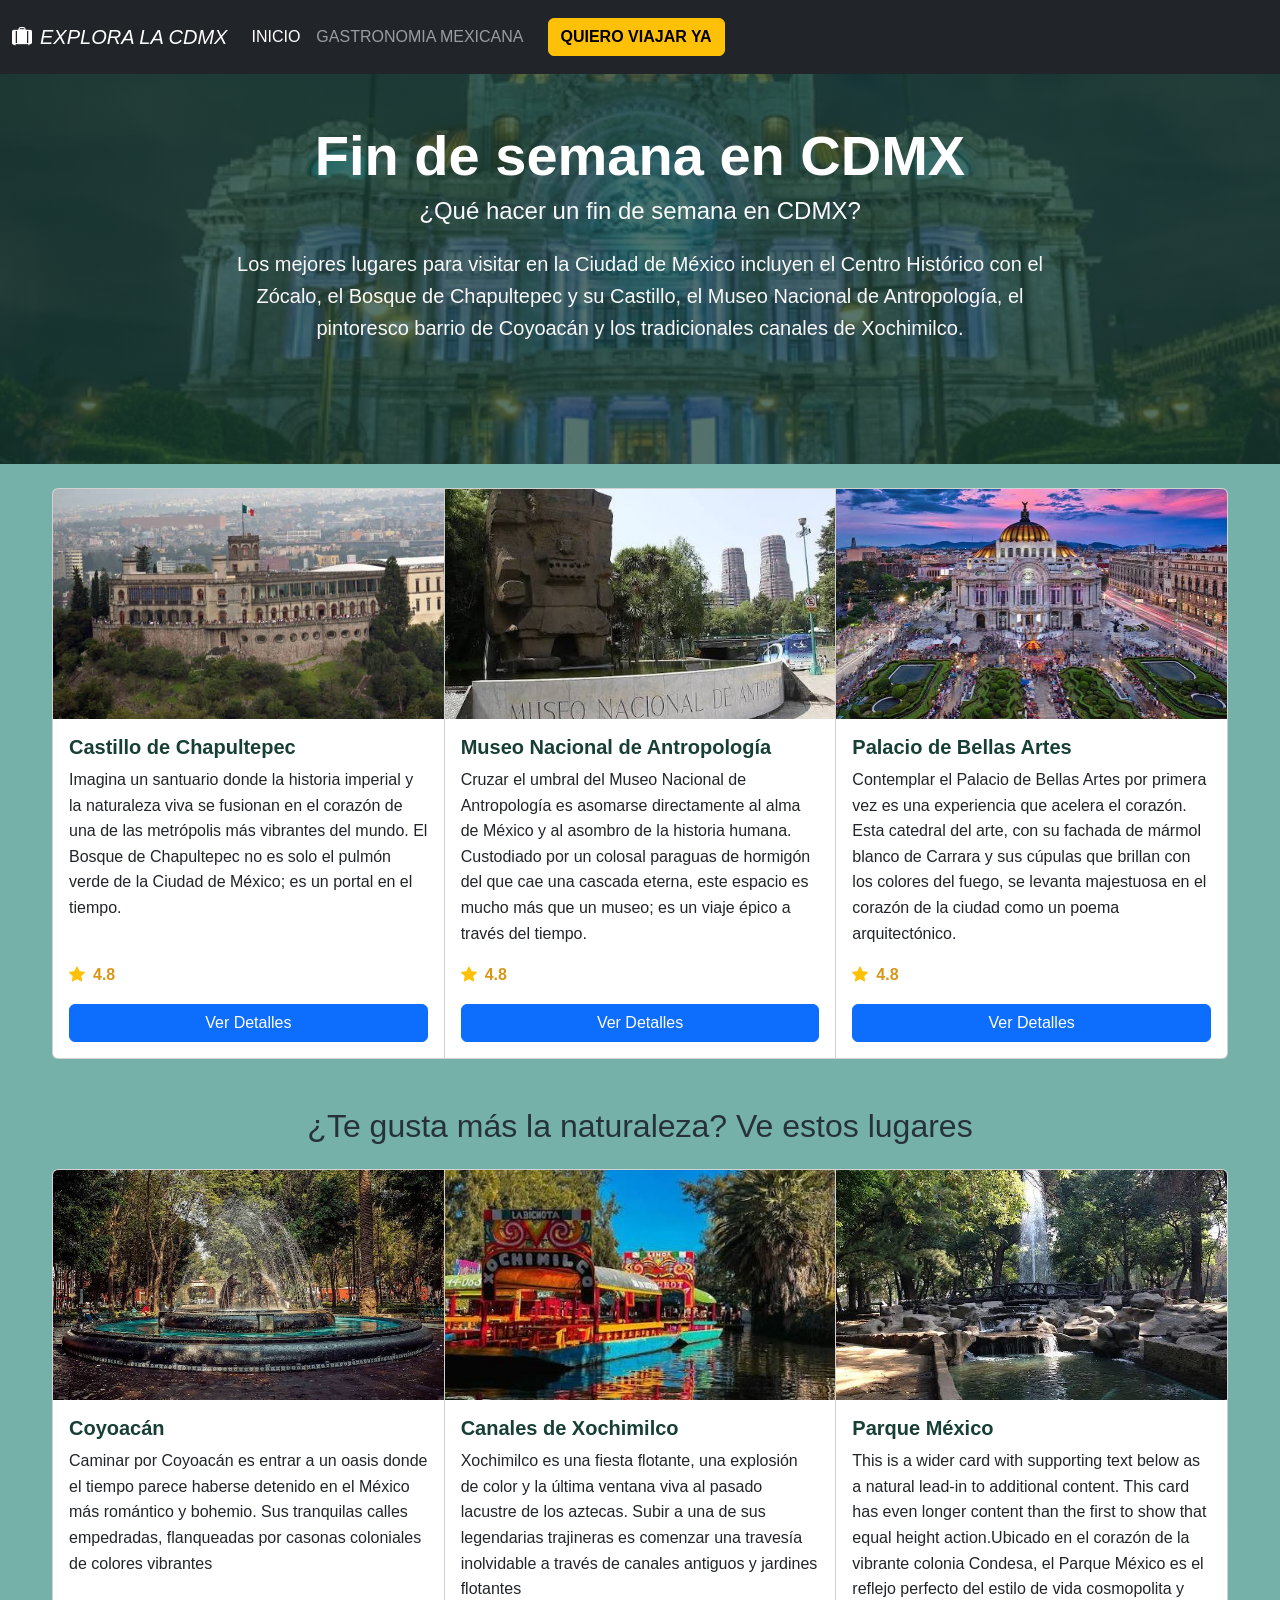
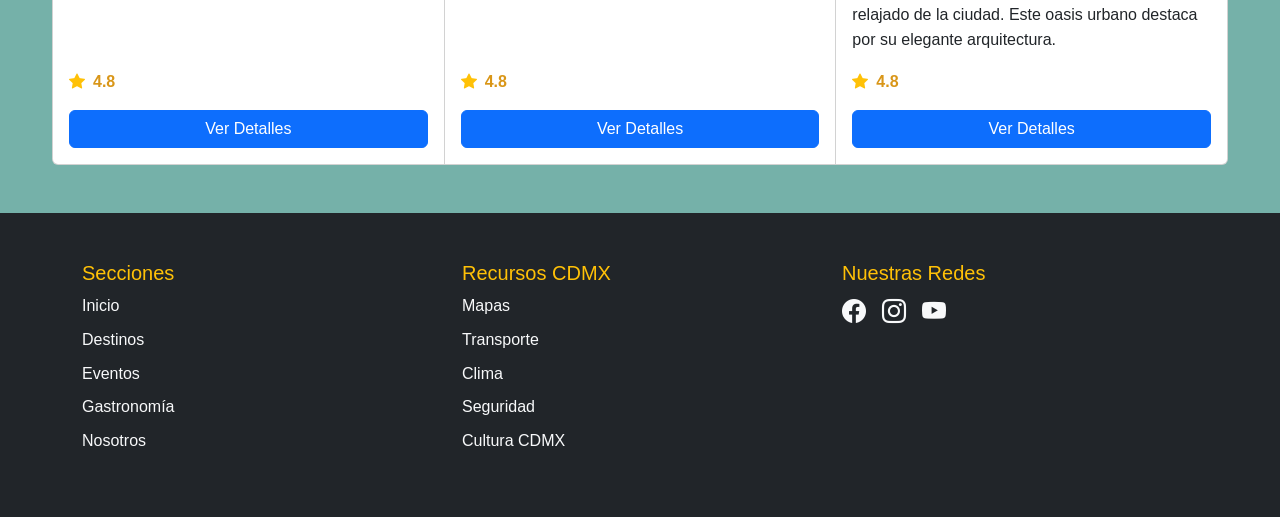
<file: index.html>
<!doctype html>
<html lang="en">
  <head>
    <meta charset="UTF-8" />
    <meta name="viewport" content="width=device-width, initial-scale=1.0" />
    <title>Un fin de semana en CDMX</title>

    <!--!Link de boostrap-->
    <link
      href="https://cdn.jsdelivr.net/npm/bootstrap@5.3.8/dist/css/bootstrap.min.css"
      rel="stylesheet"
      integrity="sha384-sRIl4kxILFvY47J16cr9ZwB07vP4J8+LH7qKQnuqkuIAvNWLzeN8tE5YBujZqJLB"
      crossorigin="anonymous"
    />
    <!--!Link de css-->
    <link rel="stylesheet" href="./css/styles.css" />
  </head>
  <body>
    <!--!Inicio de Navar-->
    <nav class="navbar navbar-expand-lg bg-dark navbar-dark navbarDOM"></nav>
    <!--!Fin de Navar-->

    <!--!Sección Introducción (Header)-->
    <header class="container-fluid py-5 text-center introduccion">
      <h1 class="titulo-p display-4 fw-bold">Fin de semana en CDMX</h1>
      <h2 class="h4 text-light">¿Qué hacer un fin de semana en CDMX?</h2>
      <p class="col-lg-8 mx-auto lead">
        Los mejores lugares para visitar en la Ciudad de México incluyen el
        Centro Histórico con el Zócalo, el Bosque de Chapultepec y su Castillo,
        el Museo Nacional de Antropología, el pintoresco barrio de Coyoacán y
        los tradicionales canales de Xochimilco.
      </p>
    </header>
    <!--!Fin de Seccion Introduccion-->

    <!--!Inicio de card-->
    <main class="container my-4">
      <div class="card-group mb-5 destinoPrincipal">
        <!-- todo Aqui va todas las cards principales -->
      </div>

      <!-- Sección Lugares de Naturaleza -->
      <h2 class="titulo-p mb-4 text-center">
        ¿Te gusta más la naturaleza? Ve estos lugares
      </h2>

      <div class="card-group destinoNaturaleza">
        <!-- todo Aqui va todas las cards de naturaleza -->
      </div>
    </main>
    <!--!Fin de card-->

    <!--!footer-->
    <footer class="bg-dark text-warning py-5 mt-5 footerDom">
      <!--boostrap ->Background ->bg-dark color de fondo | boostrap ->Colors ->text-warning solo cambia a las etiquetas fuera del li | boostrap ->Spacing->py-  -->
    </footer>

    <!--!Link de boostrap-->
    <script
      src="https://cdn.jsdelivr.net/npm/bootstrap@5.3.8/dist/js/bootstrap.bundle.min.js"
      integrity="sha384-FKyoEForCGlyvwx9Hj09JcYn3nv7wiPVlz7YYwJrWVcXK/BmnVDxM+D2scQbITxI"
      crossorigin="anonymous"
    ></script>
    <!--!Link de iconos boostrap-->
    <link
      rel="stylesheet"
      href="https://cdn.jsdelivr.net/npm/bootstrap-icons@1.13.1/font/bootstrap-icons.min.css"
    />
    <!--!Link de javascrip-->
    <script src="modules.js" type="module"></script>
  </body>
</html>
</file>
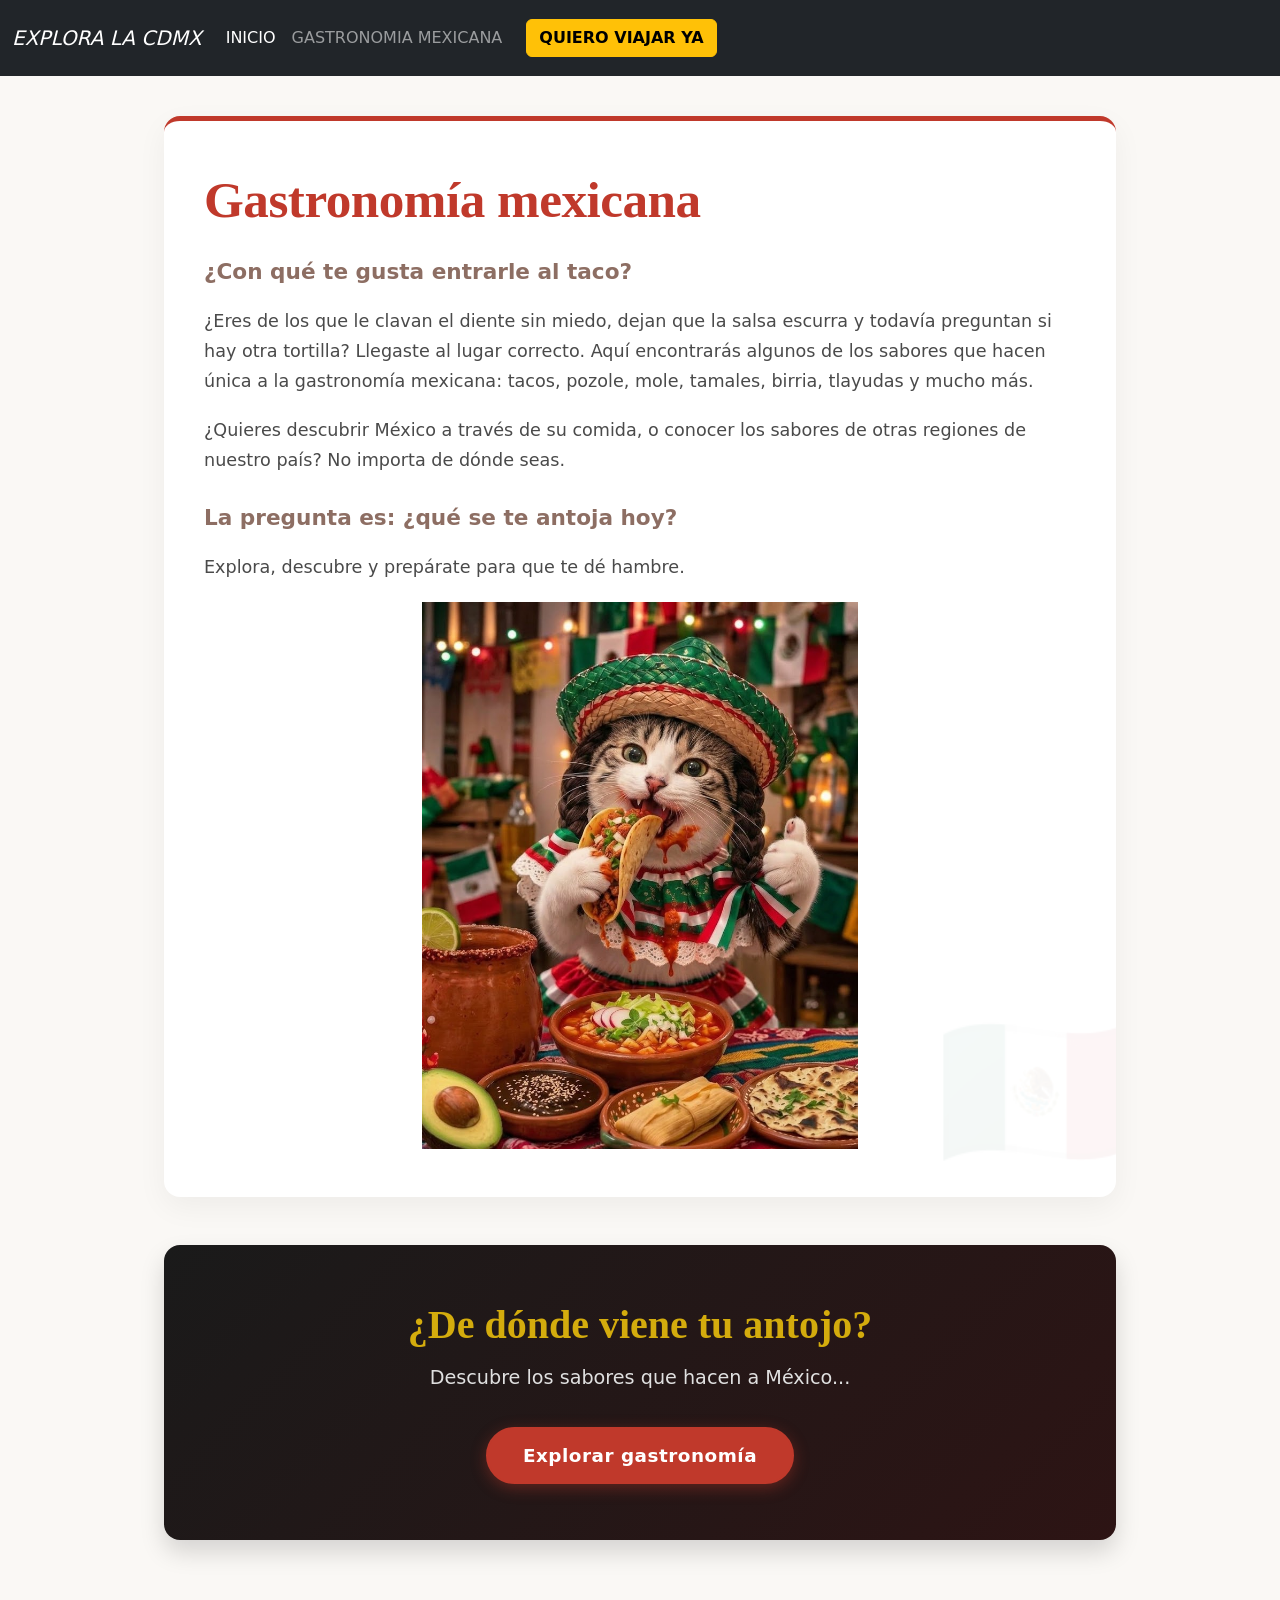
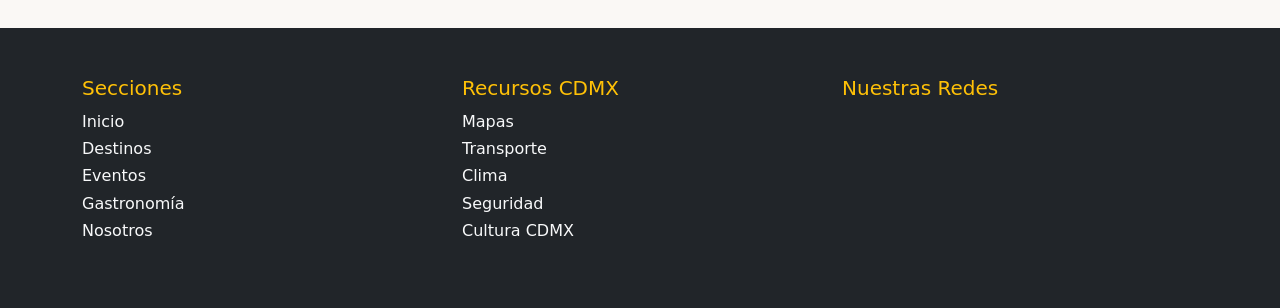
<file: BienvenidaComida.html>
<!doctype html>
<html lang="es-MX">
  <head>
    <meta charset="UTF-8" />
    <meta name="viewport" content="width=device-width, initial-scale=1.0" />
    <title>Gastronomía mexicana</title>
    <link href="https://cdn.jsdelivr.net/npm/bootstrap@5.3.8/dist/css/bootstrap.min.css" rel="stylesheet" integrity="sha384-sRIl4kxILFvY47J16cr9ZwB07vP4J8+LH7qKQnuqkuIAvNWLzeN8tE5YBujZqJLB" crossorigin="anonymous">
    <link rel="stylesheet" href="./css/ComidaStyles.css">
  </head>

  <body>  
        <!--!Inicio de Navar-->
    <nav class="navbar navbar-expand-lg bg-dark navbar-dark navbarDOM"></nav>
    <!--!Fin de Navar-->  
    <main>
      <section aria-labelledby="titulo-gastronomia">
        <h1 id="titulo-gastronomia">Gastronomía mexicana</h1>
        <p class="lead">¿Con qué te gusta entrarle al taco?</p>

        <p>
          ¿Eres de los que le clavan el diente sin miedo, dejan que la salsa
          escurra y todavía preguntan si hay otra tortilla? Llegaste al lugar
          correcto. Aquí encontrarás algunos de los sabores que hacen única a
          la gastronomía mexicana: tacos, pozole, mole, tamales, birria,
          tlayudas y mucho más.
        </p>

        <p>
          ¿Quieres descubrir México a través de su comida, o conocer los sabores
          de otras regiones de nuestro país? No importa de dónde seas.
        </p>

        <p class="lead">
          La pregunta es: ¿qué se te antoja hoy? 
        </p>
        <p>Explora, descubre y prepárate para que te dé hambre.</p>
        <img  class="Gatito" src="./asset/Gastronomia/comida_gato.jpg" alt="comida_gato">
      </section>
    
      <section id="sabores" aria-labelledby="titulo-sabores">
        <h2 id="titulo-sabores">¿De dónde viene tu antojo?</h2>
        <p>Descubre los sabores que hacen a México...</p>
        <a class="btn btn-outline-danger" href="Comidas.html">
          Explorar gastronomía
        </a>
        
      </section>
    </main>
    <!--!footer-->
    <footer class="bg-dark text-warning py-5 mt-5 footerDom">
      <!--boostrap ->Background ->bg-dark color de fondo | boostrap ->Colors ->text-warning solo cambia a las etiquetas fuera del li | boostrap ->Spacing->py-  -->
    </footer>
    <script src="https://cdn.jsdelivr.net/npm/bootstrap@5.3.8/dist/js/bootstrap.bundle.min.js" integrity="sha384-FKyoEForCGlyvwx9Hj09JcYn3nv7wiPVlz7YYwJrWVcXK/BmnVDxM+D2scQbITxI" crossorigin="anonymous"></script>
    <!--!Link de javascrip-->
    <script src="modules.js" type="module"></script>
  </body>
</html>
</file>
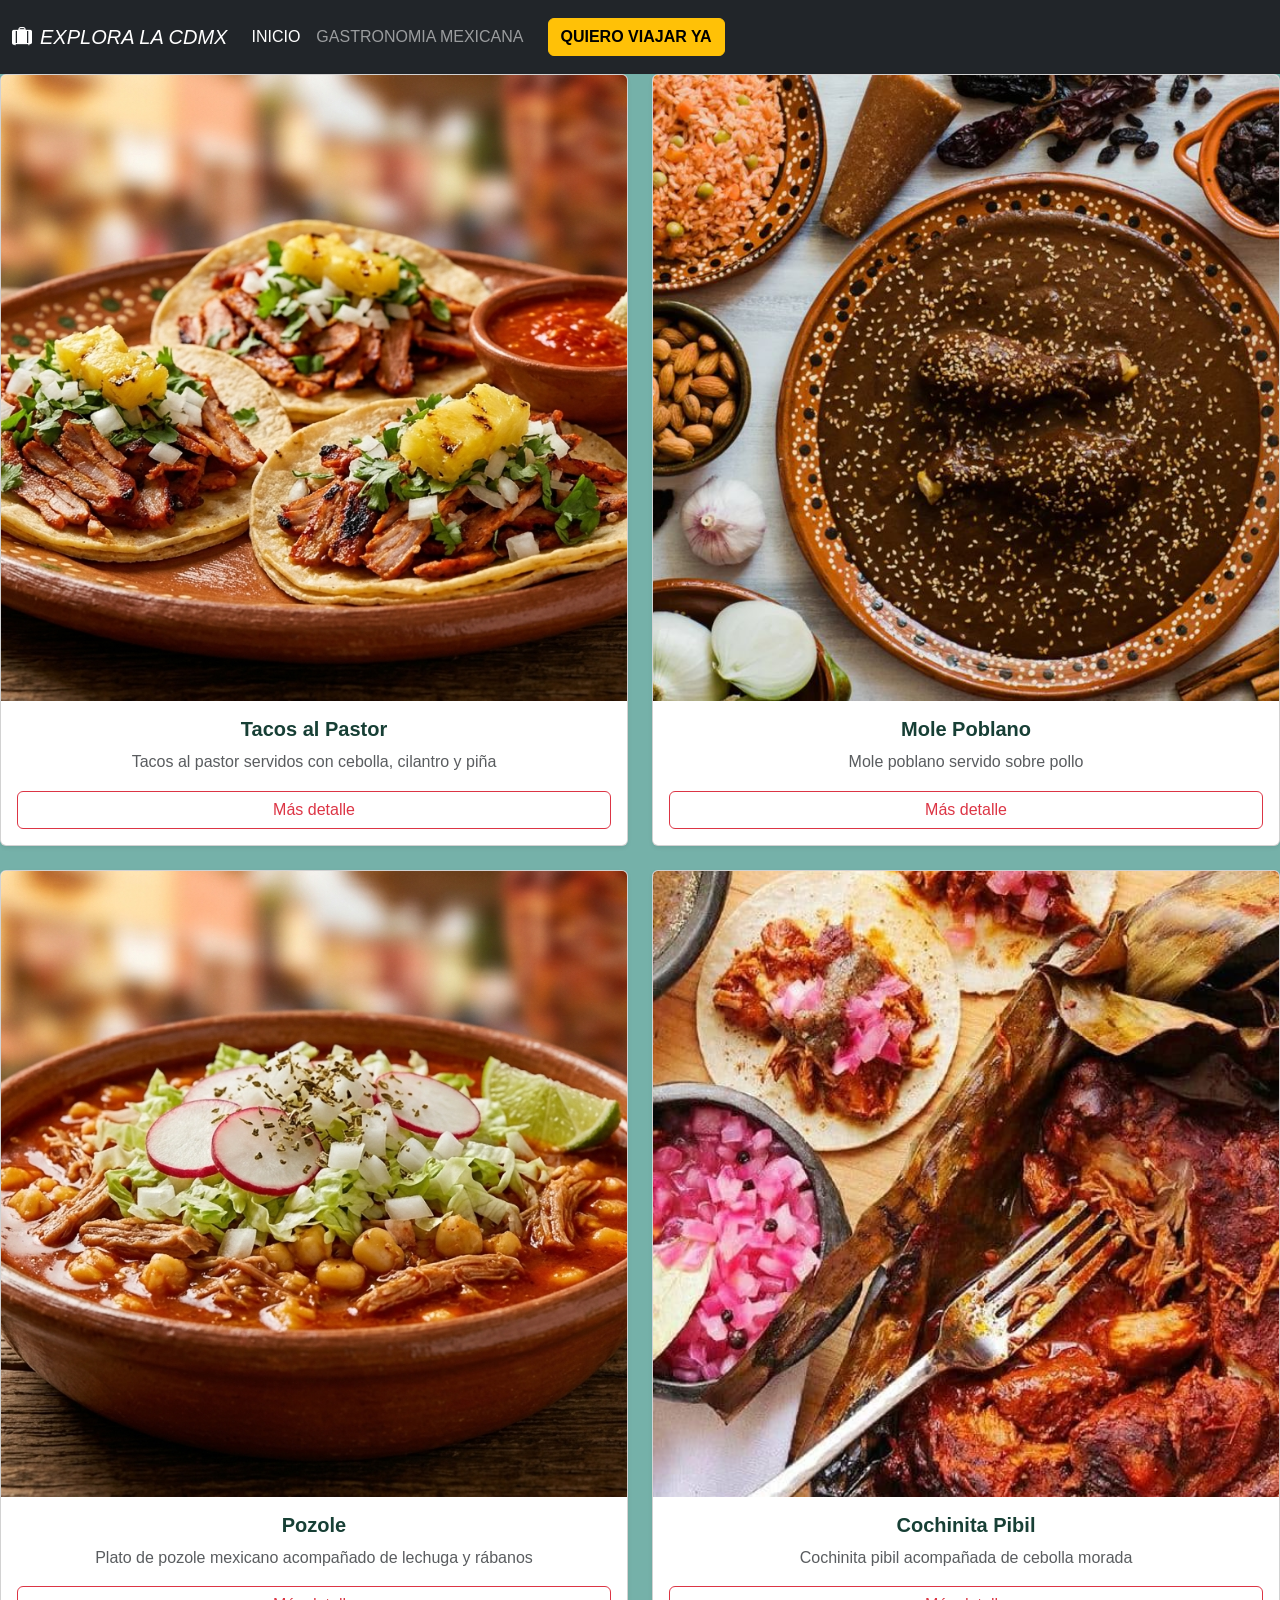
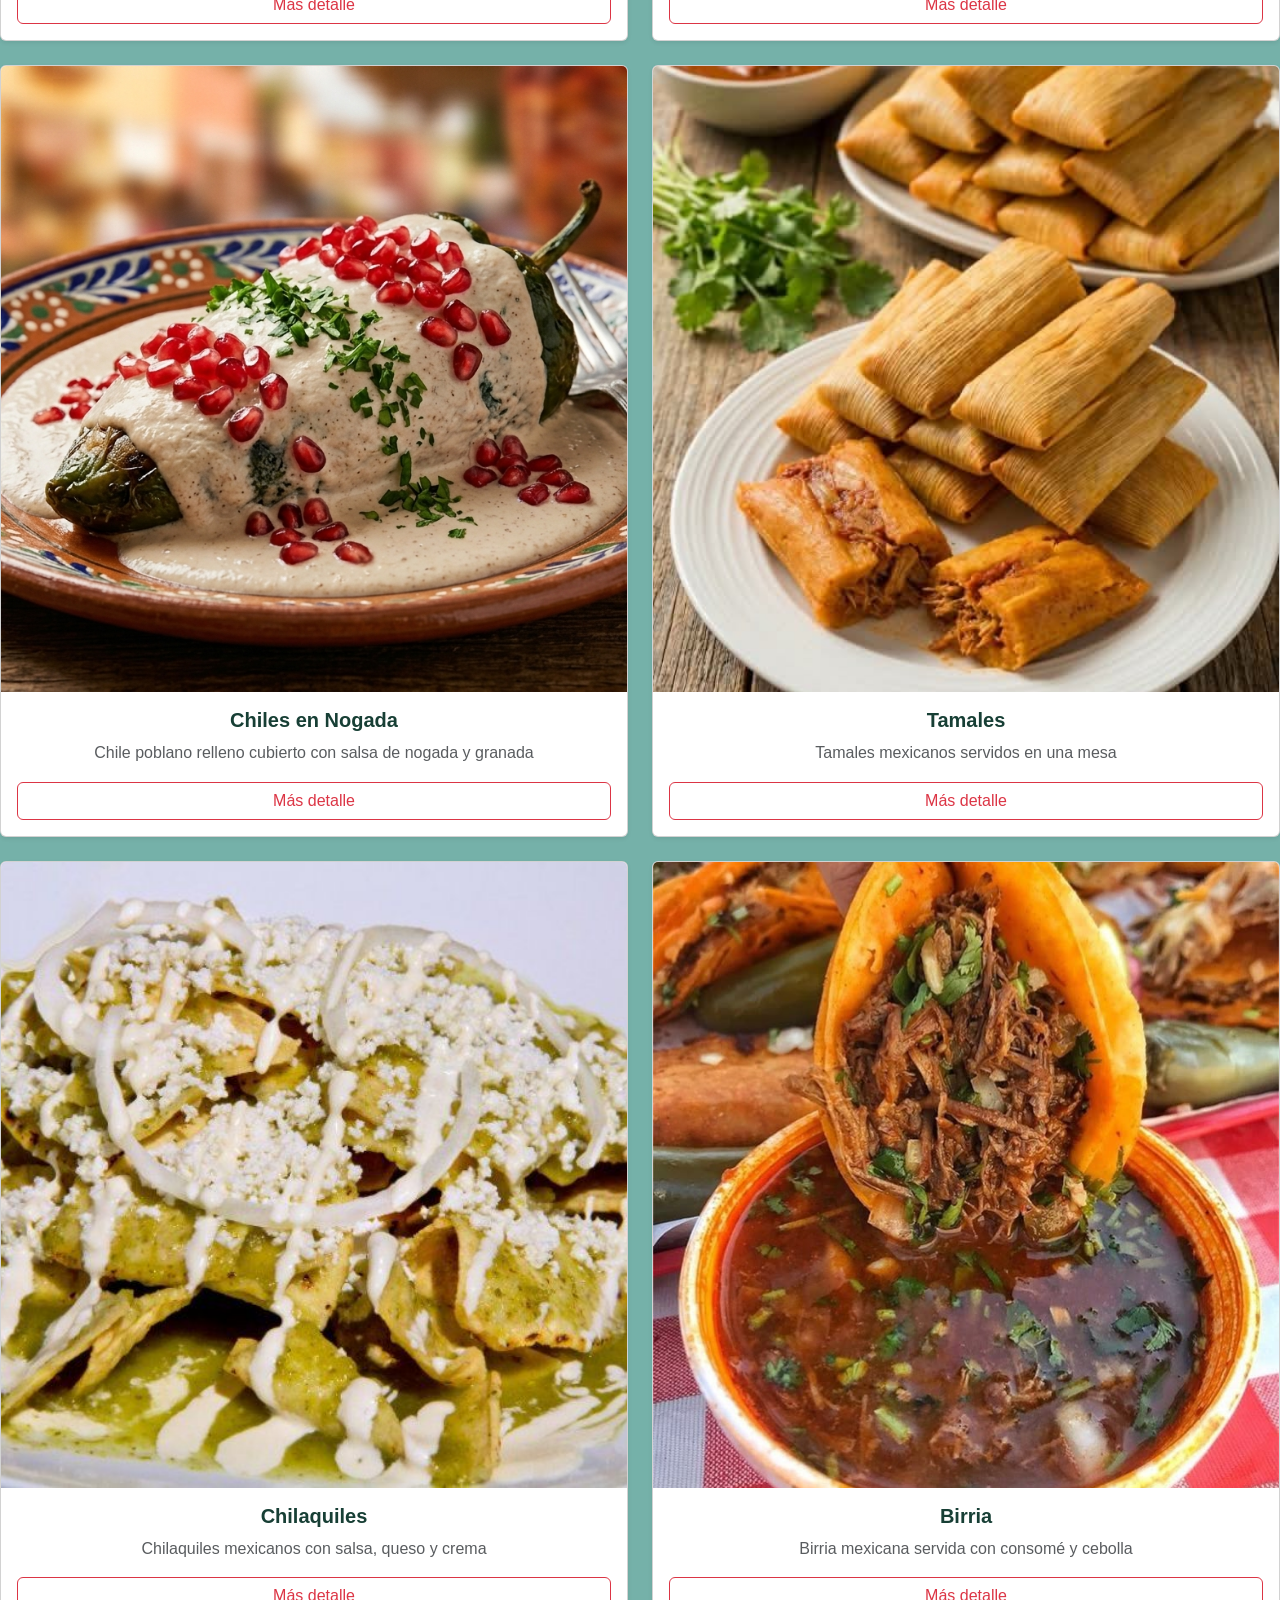
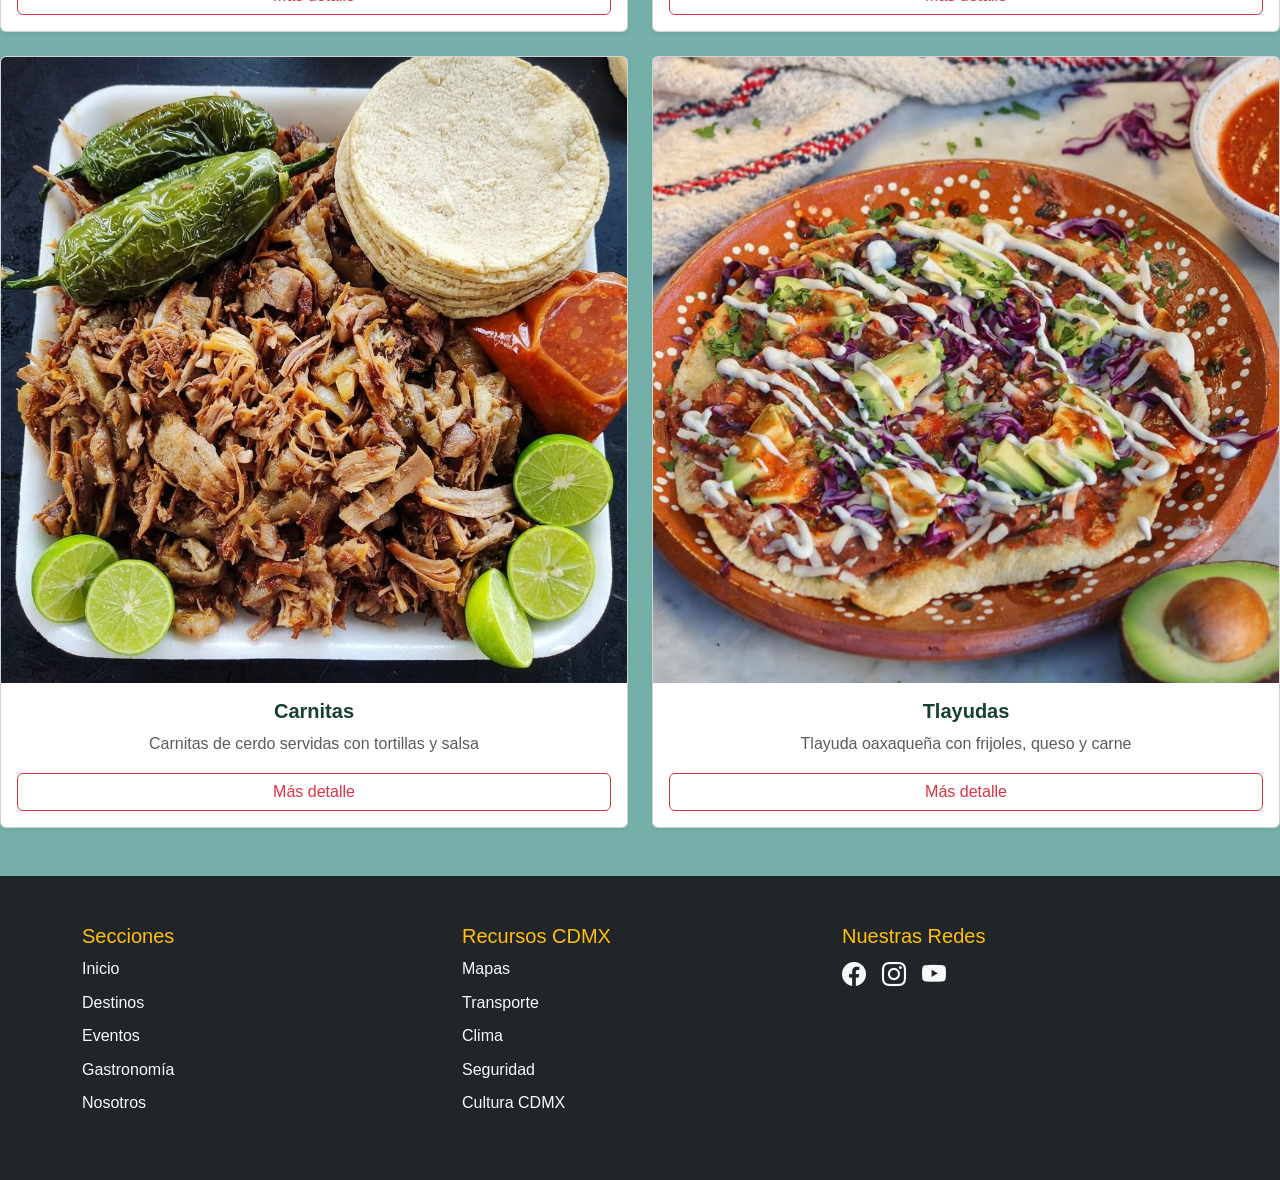
<file: Comidas.html>
<!DOCTYPE html>
<html lang="en">
<head>
    <meta charset="UTF-8">
    <meta name="viewport" content="width=device-width, initial-scale=1.0">
    <title>Document</title>
    <!--!Link de boostrap-->
    <link
      href="https://cdn.jsdelivr.net/npm/bootstrap@5.3.8/dist/css/bootstrap.min.css"
      rel="stylesheet"
      integrity="sha384-sRIl4kxILFvY47J16cr9ZwB07vP4J8+LH7qKQnuqkuIAvNWLzeN8tE5YBujZqJLB"
      crossorigin="anonymous"
    />
    <link rel="stylesheet" href="./css/styles.css" />
</head>
<body>
    <!--!Inicio de Navar-->
    <nav class="navbar navbar-expand-lg bg-dark navbar-dark navbarDOM"></nav>
    <!--!Fin de Navar-->

    <section >
      <div class="row row-cols-1 row-cols-md-2 g-4 ComidaShow">

      </div>
    </section>

     <!--!footer-->
    <footer class="bg-dark text-warning py-5 mt-5 footerDom">
      <!--boostrap ->Background ->bg-dark color de fondo | boostrap ->Colors ->text-warning solo cambia a las etiquetas fuera del li | boostrap ->Spacing->py-  -->
    </footer>
    <!--!Link de iconos boostrap-->
    <link
      rel="stylesheet"
      href="https://cdn.jsdelivr.net/npm/bootstrap-icons@1.13.1/font/bootstrap-icons.min.css"
    />
    
    <!--!Link de javascrip-->
    <script
      src="https://cdn.jsdelivr.net/npm/bootstrap@5.3.8/dist/js/bootstrap.bundle.min.js"
      integrity="sha384-FKyoEForCGlyvwx9Hj09JcYn3nv7wiPVlz7YYwJrWVcXK/BmnVDxM+D2scQbITxI"
      crossorigin="anonymous"
    ></script>
    <script src="modules.js" type="module"></script>
</body>
</html>
</file>
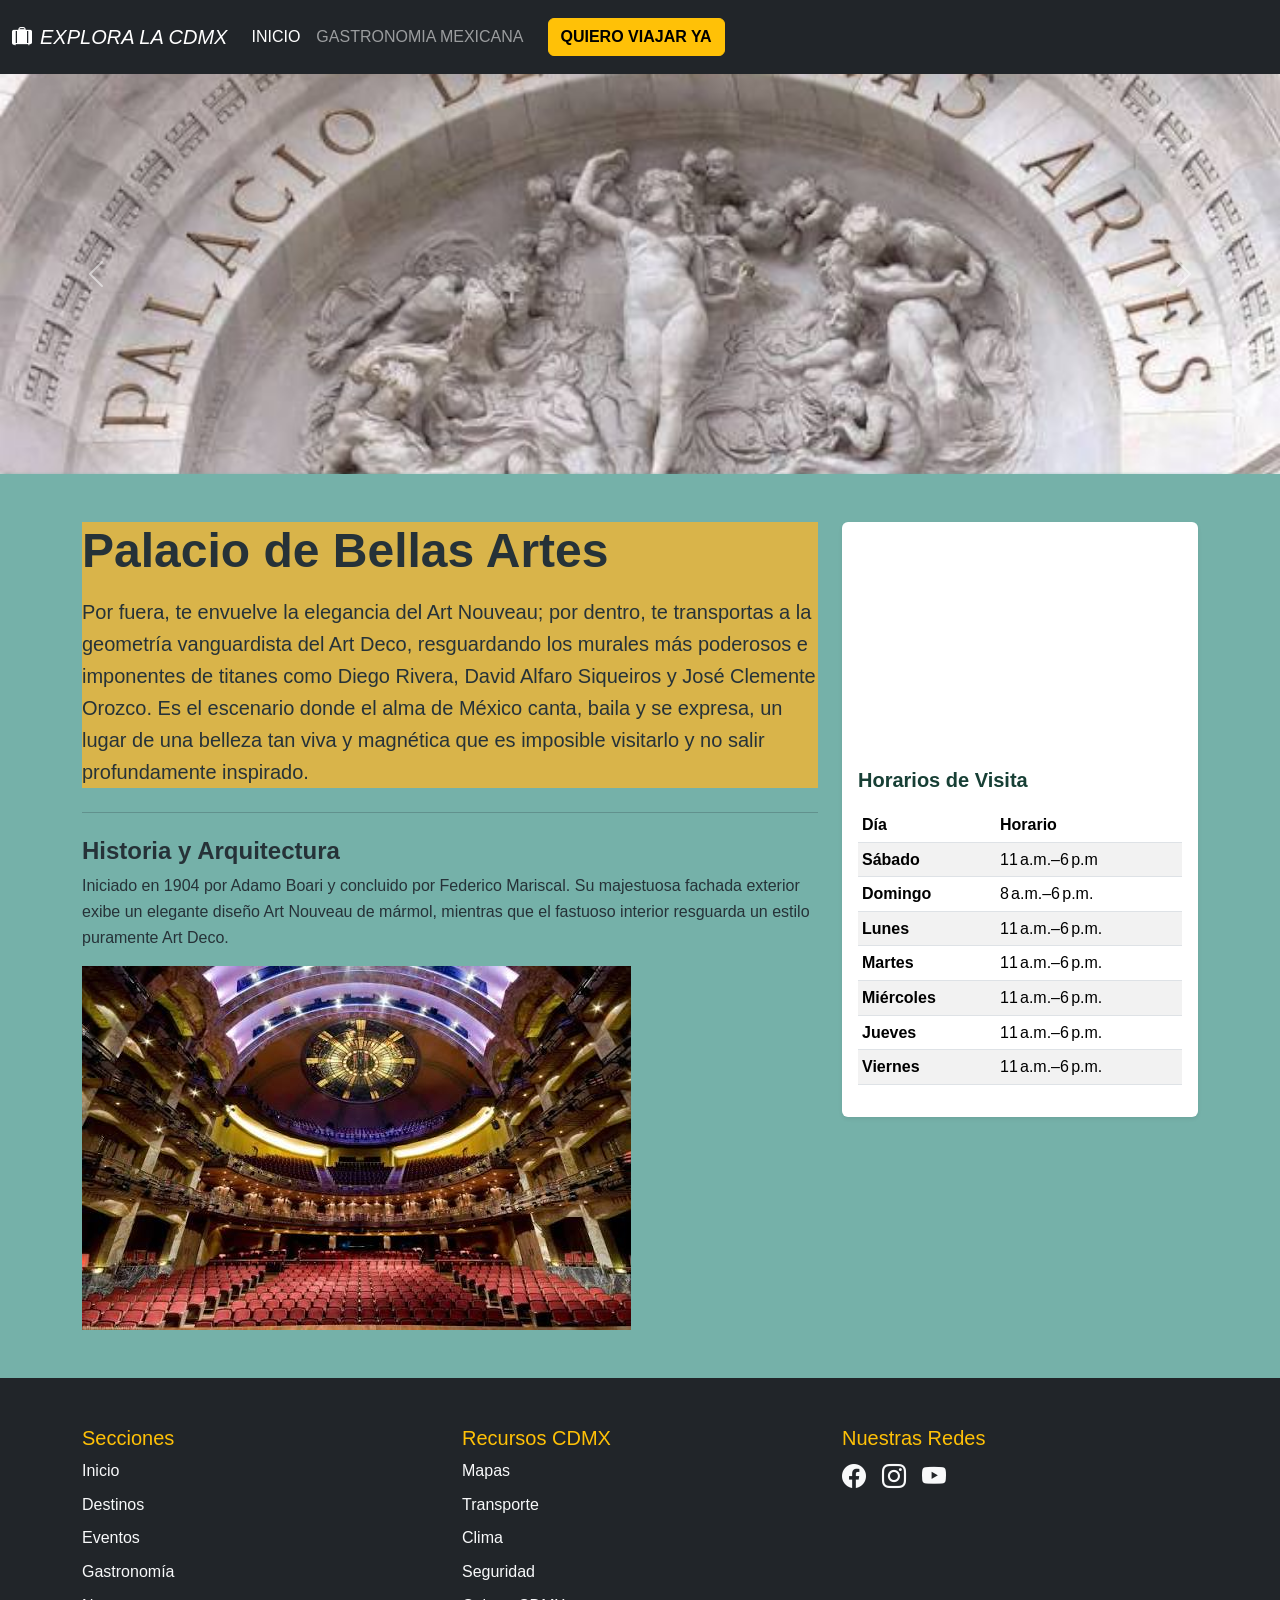
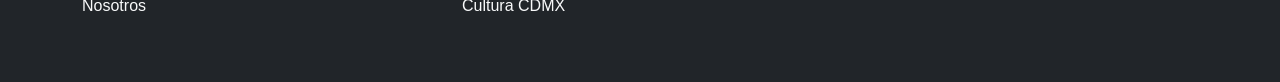
<file: Detalles-Destinos/BellasArtes.html>
<!doctype html>
<html lang="en">
  <head>
    <meta charset="UTF-8" />
    <meta name="viewport" content="width=device-width, initial-scale=1.0" />
    <title>Bellas Artes</title>
    <!--!Link de boostrap-->
    <link
      href="https://cdn.jsdelivr.net/npm/bootstrap@5.3.8/dist/css/bootstrap.min.css"
      rel="stylesheet"
      integrity="sha384-sRIl4kxILFvY47J16cr9ZwB07vP4J8+LH7qKQnuqkuIAvNWLzeN8tE5YBujZqJLB"
      crossorigin="anonymous"
    />
    <!--!Link de css-->
    <link rel="stylesheet" href="../css/styles.css" />
  </head>
  <body>
    <!--!Inicio de Navar-->
    <nav class="navbar navbar-expand-lg bg-dark navbar-dark navbarDOM"></nav>
    <!--!Fin de Navar-->

    <!--! Inicio:Crrucel-->
    <div
      id="carouselExampleInterval"
      class="carousel slide"
      data-bs-ride="carousel"
    >
      <div class="carousel-inner">
        <div class="carousel-item active" data-bs-interval="10000">
          <img
            src="../asset/BellasArtes/bellas2.jpg"
            class="d-block w-100"
            style="max-height: 400px; object-fit: cover"
            alt="Chapultepec 1"
          />
        </div>
        <div class="carousel-item" data-bs-interval="2000">
          <img
            src="../asset/BellasArtes/bellas3.jpg"
            class="d-block w-100"
            style="max-height: 400px; object-fit: cover"
            alt="Chapultepec 2"
          />
        </div>
        <div class="carousel-item">
          <img
            src="../asset/BellasArtes/bellas4.jpg"
            class="d-block w-100"
            style="max-height: 400px; object-fit: cover"
            alt="Chapultepec 3"
          />
        </div>
      </div>
      <button
        class="carousel-control-prev"
        type="button"
        data-bs-target="#carouselExampleInterval"
        data-bs-slide="prev"
      >
        <span class="carousel-control-prev-icon" aria-hidden="true"></span>
        <span class="visually-hidden">Anterior</span>
      </button>
      <button
        class="carousel-control-next"
        type="button"
        data-bs-target="#carouselExampleInterval"
        data-bs-slide="next"
      >
        <span class="carousel-control-next-icon" aria-hidden="true"></span>
        <span class="visually-hidden">Siguiente</span>
      </button>
    </div>
    <!--! Fin: Crrucel-->

    <!--! INFORMACION-->
    <div class="container my-5">
      <div class="row g-4">
        <!-- Columna Izquierda: Información Detallada -->
        <main class="col-lg-8">
          <div class="chapultepec-hero">
            <h1 class="display-5 fw-bold mb-3">Palacio de Bellas Artes</h1>
            <p class="lead">
              Por fuera, te envuelve la elegancia del Art Nouveau; por dentro,
              te transportas a la geometría vanguardista del Art Deco,
              resguardando los murales más poderosos e imponentes de titanes
              como Diego Rivera, David Alfaro Siqueiros y José Clemente Orozco.
              Es el escenario donde el alma de México canta, baila y se expresa,
              un lugar de una belleza tan viva y magnética que es imposible
              visitarlo y no salir profundamente inspirado.
            </p>
          </div>
          <hr class="my-4" />
          <h3 class="h4 fw-bold">Historia y Arquitectura</h3>
          <p>
            Iniciado en 1904 por Adamo Boari y concluido por Federico Mariscal.
            Su majestuosa fachada exterior exibe un elegante diseño Art Nouveau
            de mármol, mientras que el fastuoso interior resguarda un estilo
            puramente Art Deco.
          </p>
          <img
            src="../asset/BellasArtes/bellas4.jpg"
            class="img-fluid"
            alt="Estructura chapultepec"
          />
        </main>

        <!-- Columna Derecha: Tarjeta con Mapa y Horarios -->
        <aside class="col-lg-4">
          <div class="card shadow-sm border-0">
            <iframe
              src="https://www.google.com/maps/embed?pb=!1m18!1m12!1m3!1d3762.472148245206!2d-99.14377492448077!3d19.435199981844686!2m3!1f0!2f0!3f0!3m2!1i1024!2i768!4f13.1!3m3!1m2!1s0x85d1f92b75aa014d%3A0x17d810d20da6e8cf!2sPalacio%20de%20Bellas%20Artes!5e0!3m2!1ses!2smx!4v1788149278126!5m2!1ses!2smx"
              class="card-img-top"
              height="220"
              style="border: 0"
              allowfullscreen=""
              loading="lazy"
              referrerpolicy="strict-origin-when-cross-origin"
            >
            </iframe>
            <div class="card-body">
              <h5 class="card-title h6 fw-bold mb-3">Horarios de Visita</h5>
              <table class="table table-sm table-striped">
                <thead>
                  <tr>
                    <th scope="col">Día</th>
                    <th scope="col">Horario</th>
                  </tr>
                </thead>
                <tbody>
                  <tr>
                    <th>Sábado</th>
                    <td>11 a.m.–6 p.m</td>
                  </tr>
                  <tr>
                    <th>Domingo</th>
                    <td>8 a.m.–6 p.m.</td>
                  </tr>
                  <tr>
                    <th>Lunes</th>
                    <td>11 a.m.–6 p.m.</td>
                  </tr>
                  <tr>
                    <th>Martes</th>
                    <td>11 a.m.–6 p.m.</td>
                  </tr>
                  <tr>
                    <th>Miércoles</th>
                    <td>11 a.m.–6 p.m.</td>
                  </tr>
                  <tr>
                    <th>Jueves</th>
                    <td>11 a.m.–6 p.m.</td>
                  </tr>
                  <tr>
                    <th>Viernes</th>
                    <td>11 a.m.–6 p.m.</td>
                  </tr>
                </tbody>
              </table>
            </div>
          </div>
        </aside>
      </div>
    </div>

    <!--!footer-->
    <footer class="bg-dark text-warning py-5 mt-5 footerDom">
      <!--boostrap ->Background ->bg-dark color de fondo | boostrap ->Colors ->text-warning solo cambia a las etiquetas fuera del li | boostrap ->Spacing->py-  -->
    </footer>

    <!--!Link de boostrap-->
    <script
      src="https://cdn.jsdelivr.net/npm/bootstrap@5.3.8/dist/js/bootstrap.bundle.min.js"
      integrity="sha384-FKyoEForCGlyvwx9Hj09JcYn3nv7wiPVlz7YYwJrWVcXK/BmnVDxM+D2scQbITxI"
      crossorigin="anonymous"
    ></script>
    <!--!Link de iconos boostrap-->
    <link
      rel="stylesheet"
      href="https://cdn.jsdelivr.net/npm/bootstrap-icons@1.13.1/font/bootstrap-icons.min.css"
    />
    <script src="../modules.js" type="module"></script>
  </body>
</html>
</file>
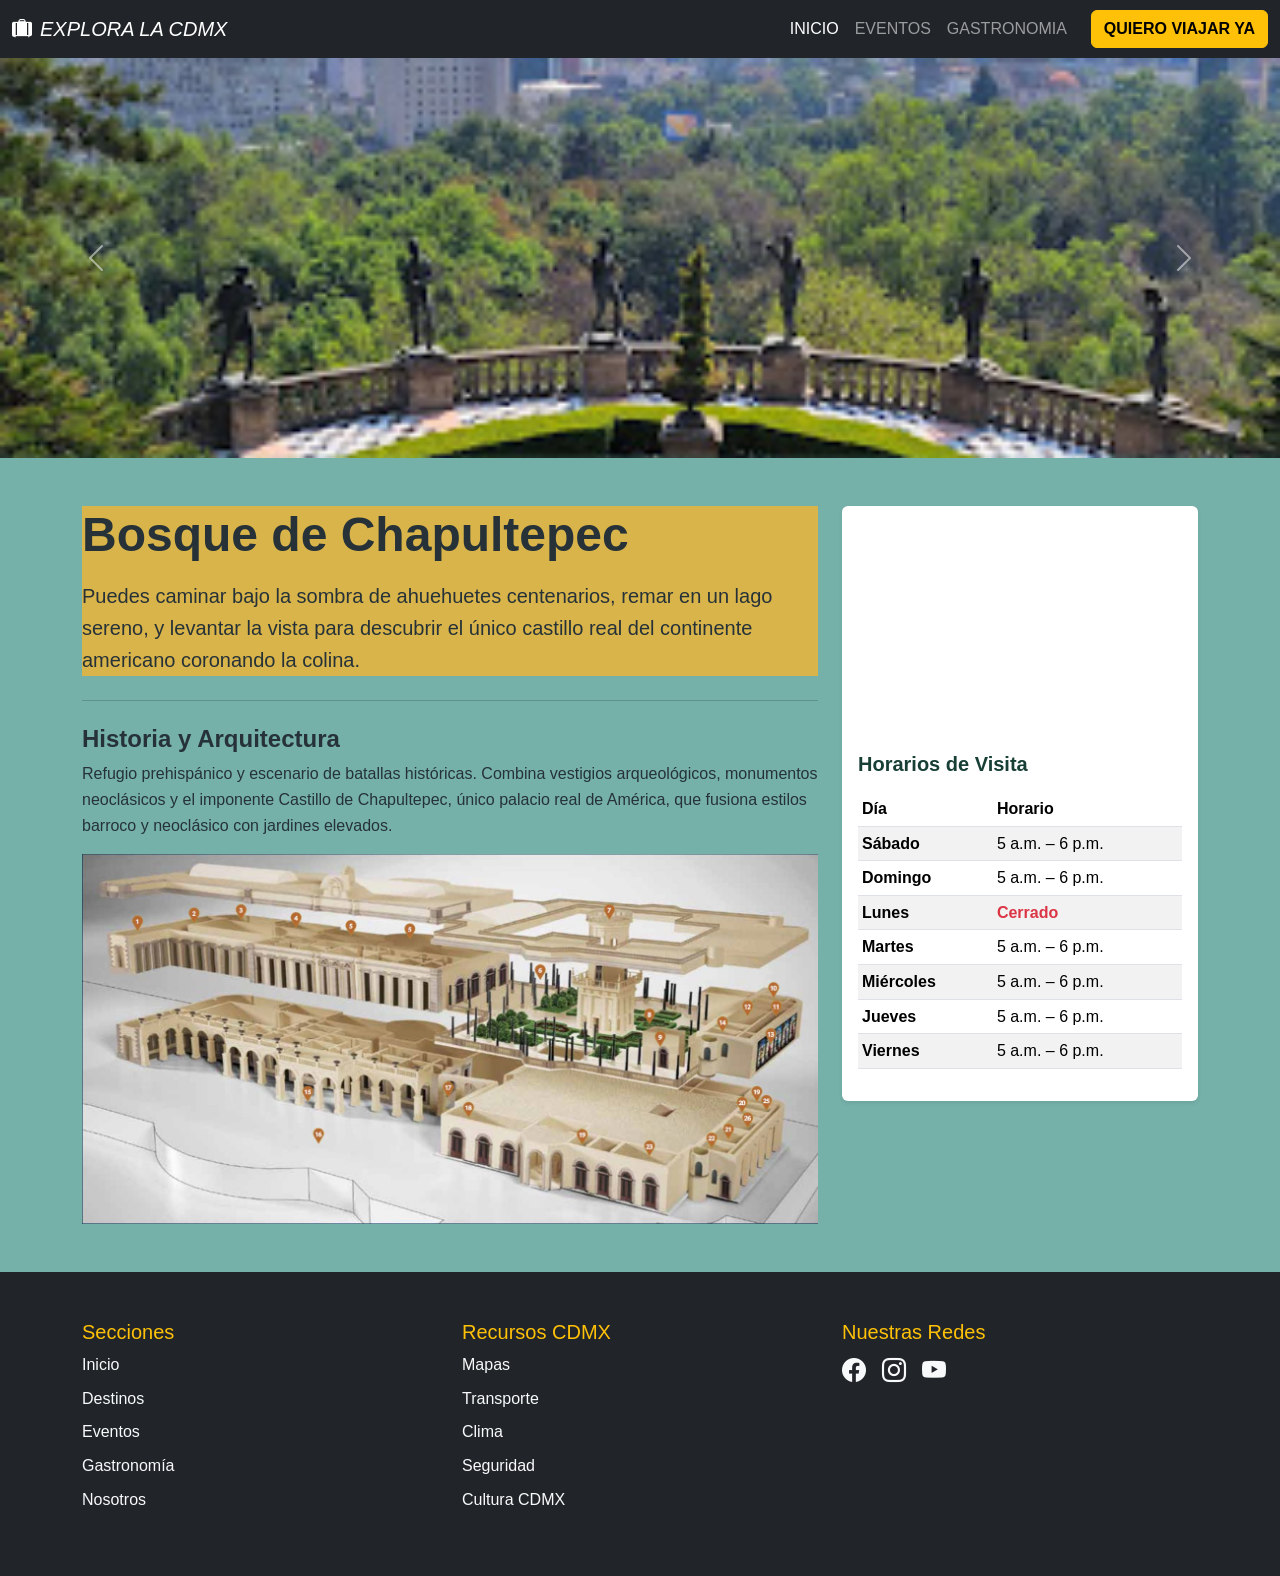
<file: Detalles-Destinos/Chapultepec.html>
<!doctype html>
<html lang="en">
  <head>
    <meta charset="UTF-8" />
    <meta name="viewport" content="width=device-width, initial-scale=1.0" />
    <title>Chapultepec</title>
    <!--!Link de boostrap-->
    <link
      href="https://cdn.jsdelivr.net/npm/bootstrap@5.3.8/dist/css/bootstrap.min.css"
      rel="stylesheet"
      integrity="sha384-sRIl4kxILFvY47J16cr9ZwB07vP4J8+LH7qKQnuqkuIAvNWLzeN8tE5YBujZqJLB"
      crossorigin="anonymous"
    />
    <!--!Link de css-->
    <link rel="stylesheet" href="../css/styles.css" />
  </head>
  <!--!Inicio de Navar-->
  <nav class="navbar navbar-expand-lg bg-dark navbar-dark">
    <div class="container-fluid">
      <i
        class="bi bi-suitcase-lg-fill navbar-brand d-flex align-items-center gap-2"
        >EXPLORA LA CDMX</i
      >
      <!--Boton de imagen + texto-->
      <button
        class="navbar-toggler"
        type="button"
        data-bs-toggle="collapse"
        data-bs-target="#navbarNav"
        aria-controls="navbarNav"
        aria-expanded="false"
        aria-label="Toggle navigation"
      >
        <span class="navbar-toggler-icon"></span>
      </button>
      <div class="collapse navbar-collapse" id="navbarNav">
        <ul class="navbar-nav ms-auto align-items-lg-center">
          <li class="nav-item">
            <a class="nav-link active" aria-current="page" href="../index.html"
              >INICIO</a
            >
          </li>
          <li class="nav-item">
            <a class="nav-link" href="#">EVENTOS</a>
          </li>
          <li class="nav-item">
            <a class="nav-link" href="#">GASTRONOMIA</a>
          </li>
          <li class="nav-item ms-lg-3">
            <!-- *No sobre cargar un boton a funciona como uno-->
            <a class="btn btn-warning fw-bold" href="#">QUIERO VIAJAR YA</a>
          </li>
        </ul>
      </div>
    </div>
  </nav>
  <!--!Fin de Navar-->

  <!--! Inicio:Crrucel-->
  <div
    id="carouselExampleInterval"
    class="carousel slide"
    data-bs-ride="carousel"
  >
    <div class="carousel-inner">
      <div class="carousel-item active" data-bs-interval="10000">
        <img
          src="../asset/Chapultepec/chapu1.jpg"
          class="d-block w-100"
          style="max-height: 400px; object-fit: cover"
          alt="Chapultepec 1"
        />
      </div>
      <div class="carousel-item" data-bs-interval="2000">
        <img
          src="../asset/Chapultepec/chapu2.jpg"
          class="d-block w-100"
          style="max-height: 400px; object-fit: cover"
          alt="Chapultepec 2"
        />
      </div>
      <div class="carousel-item">
        <img
          src="../asset/Chapultepec/chap3.jpg"
          class="d-block w-100"
          style="max-height: 400px; object-fit: cover"
          alt="Chapultepec 3"
        />
      </div>
    </div>
    <button
      class="carousel-control-prev"
      type="button"
      data-bs-target="#carouselExampleInterval"
      data-bs-slide="prev"
    >
      <span class="carousel-control-prev-icon" aria-hidden="true"></span>
      <span class="visually-hidden">Anterior</span>
    </button>
    <button
      class="carousel-control-next"
      type="button"
      data-bs-target="#carouselExampleInterval"
      data-bs-slide="next"
    >
      <span class="carousel-control-next-icon" aria-hidden="true"></span>
      <span class="visually-hidden">Siguiente</span>
    </button>
  </div>
  <!--! Fin: Crrucel-->

  <!--! INFORMACION-->
  <div class="container my-5">
    <div class="row g-4">
      <!-- Columna Izquierda: Información Detallada -->
      <main class="col-lg-8">
        <div class="chapultepec-hero">
          <h1 class="display-5 fw-bold mb-3">Bosque de Chapultepec</h1>
          <p class="lead">
            Puedes caminar bajo la sombra de ahuehuetes centenarios, remar en un
            lago sereno, y levantar la vista para descubrir el único castillo
            real del continente americano coronando la colina.
          </p>
        </div>
        <hr class="my-4" />
        <h3 class="h4 fw-bold">Historia y Arquitectura</h3>
        <p>
          Refugio prehispánico y escenario de batallas históricas. Combina
          vestigios arqueológicos, monumentos neoclásicos y el imponente
          Castillo de Chapultepec, único palacio real de América, que fusiona
          estilos barroco y neoclásico con jardines elevados.
        </p>
        <img
          src="../asset/Chapultepec/chapu_ant2.jpg"
          class="img-fluid"
          alt="Estructura chapultepec"
        />
      </main>

      <!-- Columna Derecha: Tarjeta con Mapa y Horarios -->
      <aside class="col-lg-4">
        <div class="card shadow-sm border-0">
          <iframe
            src="https://www.google.com/maps/embed?pb=!1m18!1m12!1m3!1d3762.836212412415!2d-99.18945579999999!3d19.419481500000003!2m3!1f0!2f0!3f0!3m2!1i1024!2i768!4f13.1!3m3!1m2!1s0x85d1ff574549573f%3A0x42e2e5c1a219c3af!2sBosque%20de%20Chapultepec!5e0!3m2!1ses!2smx!4v1787444100987!5m2!1ses!2smx"
            class="card-img-top"
            height="220"
            style="border: 0"
            allowfullscreen=""
            loading="lazy"
            referrerpolicy="strict-origin-when-cross-origin"
          >
          </iframe>
          <div class="card-body">
            <h5 class="card-title h6 fw-bold mb-3">Horarios de Visita</h5>
            <table class="table table-sm table-striped">
              <thead>
                <tr>
                  <th scope="col">Día</th>
                  <th scope="col">Horario</th>
                </tr>
              </thead>
              <tbody>
                <tr>
                  <th>Sábado</th>
                  <td>5 a.m. – 6 p.m.</td>
                </tr>
                <tr>
                  <th>Domingo</th>
                  <td>5 a.m. – 6 p.m.</td>
                </tr>
                <tr>
                  <th>Lunes</th>
                  <td class="text-danger fw-bold">Cerrado</td>
                </tr>
                <tr>
                  <th>Martes</th>
                  <td>5 a.m. – 6 p.m.</td>
                </tr>
                <tr>
                  <th>Miércoles</th>
                  <td>5 a.m. – 6 p.m.</td>
                </tr>
                <tr>
                  <th>Jueves</th>
                  <td>5 a.m. – 6 p.m.</td>
                </tr>
                <tr>
                  <th>Viernes</th>
                  <td>5 a.m. – 6 p.m.</td>
                </tr>
              </tbody>
            </table>
          </div>
        </div>
      </aside>
    </div>
  </div>

  <!--!footer-->
  <footer class="bg-dark text-warning py-5 mt-5">
    <!--boostrap ->Background ->bg-dark color de fondo | boostrap ->Colors ->text-warning solo cambia a las etiquetas fuera del li | boostrap ->Spacing->py-  -->
    <div class="container">
      <div class="row g-4">
        <div class="col-md-4">
          <h4 class="h5">Secciones</h4>
          <ul class="list-unstyled">
            <li>
              <a href="#Z" class="text-light text-decoration-none">Inicio</a>
            </li>
            <li>
              <a href="#" class="text-light text-decoration-none">Destinos</a>
            </li>
            <li>
              <a href="#" class="text-light text-decoration-none">Eventos</a>
            </li>
            <li>
              <a href="#" class="text-light text-decoration-none"
                >Gastronomía</a
              >
            </li>
            <li>
              <a href="#" class="text-light text-decoration-none">Nosotros</a>
            </li>
          </ul>
        </div>
        <div class="col-md-4">
          <h4 class="h5">Recursos CDMX</h4>
          <ul class="list-unstyled">
            <li>
              <a href="#" class="text-light text-decoration-none">Mapas</a>
            </li>
            <li>
              <a href="#" class="text-light text-decoration-none">Transporte</a>
            </li>
            <li>
              <a href="#" class="text-light text-decoration-none">Clima</a>
            </li>
            <li>
              <a href="#" class="text-light text-decoration-none">Seguridad</a>
            </li>
            <li>
              <a href="#" class="text-light text-decoration-none"
                >Cultura CDMX</a
              >
            </li>
          </ul>
        </div>
        <div class="col-md-4">
          <h4 class="h5">Nuestras Redes</h4>
          <div class="d-flex gap-3 fs-4">
            <a href="#" class="text-light"><i class="bi bi-facebook"></i></a>
            <a href="#" class="text-light"><i class="bi bi-instagram"></i></a>
            <a href="#" class="text-light"><i class="bi bi-youtube"></i></a>
          </div>
        </div>
      </div>
    </div>
  </footer>

  <!--!Link de boostrap-->
  <script
    src="https://cdn.jsdelivr.net/npm/bootstrap@5.3.8/dist/js/bootstrap.bundle.min.js"
    integrity="sha384-FKyoEForCGlyvwx9Hj09JcYn3nv7wiPVlz7YYwJrWVcXK/BmnVDxM+D2scQbITxI"
    crossorigin="anonymous"
  ></script>
  <!--!Link de iconos boostrap-->
  <link
    rel="stylesheet"
    href="https://cdn.jsdelivr.net/npm/bootstrap-icons@1.13.1/font/bootstrap-icons.min.css"
  />
  <body></body>
</html>
</file>
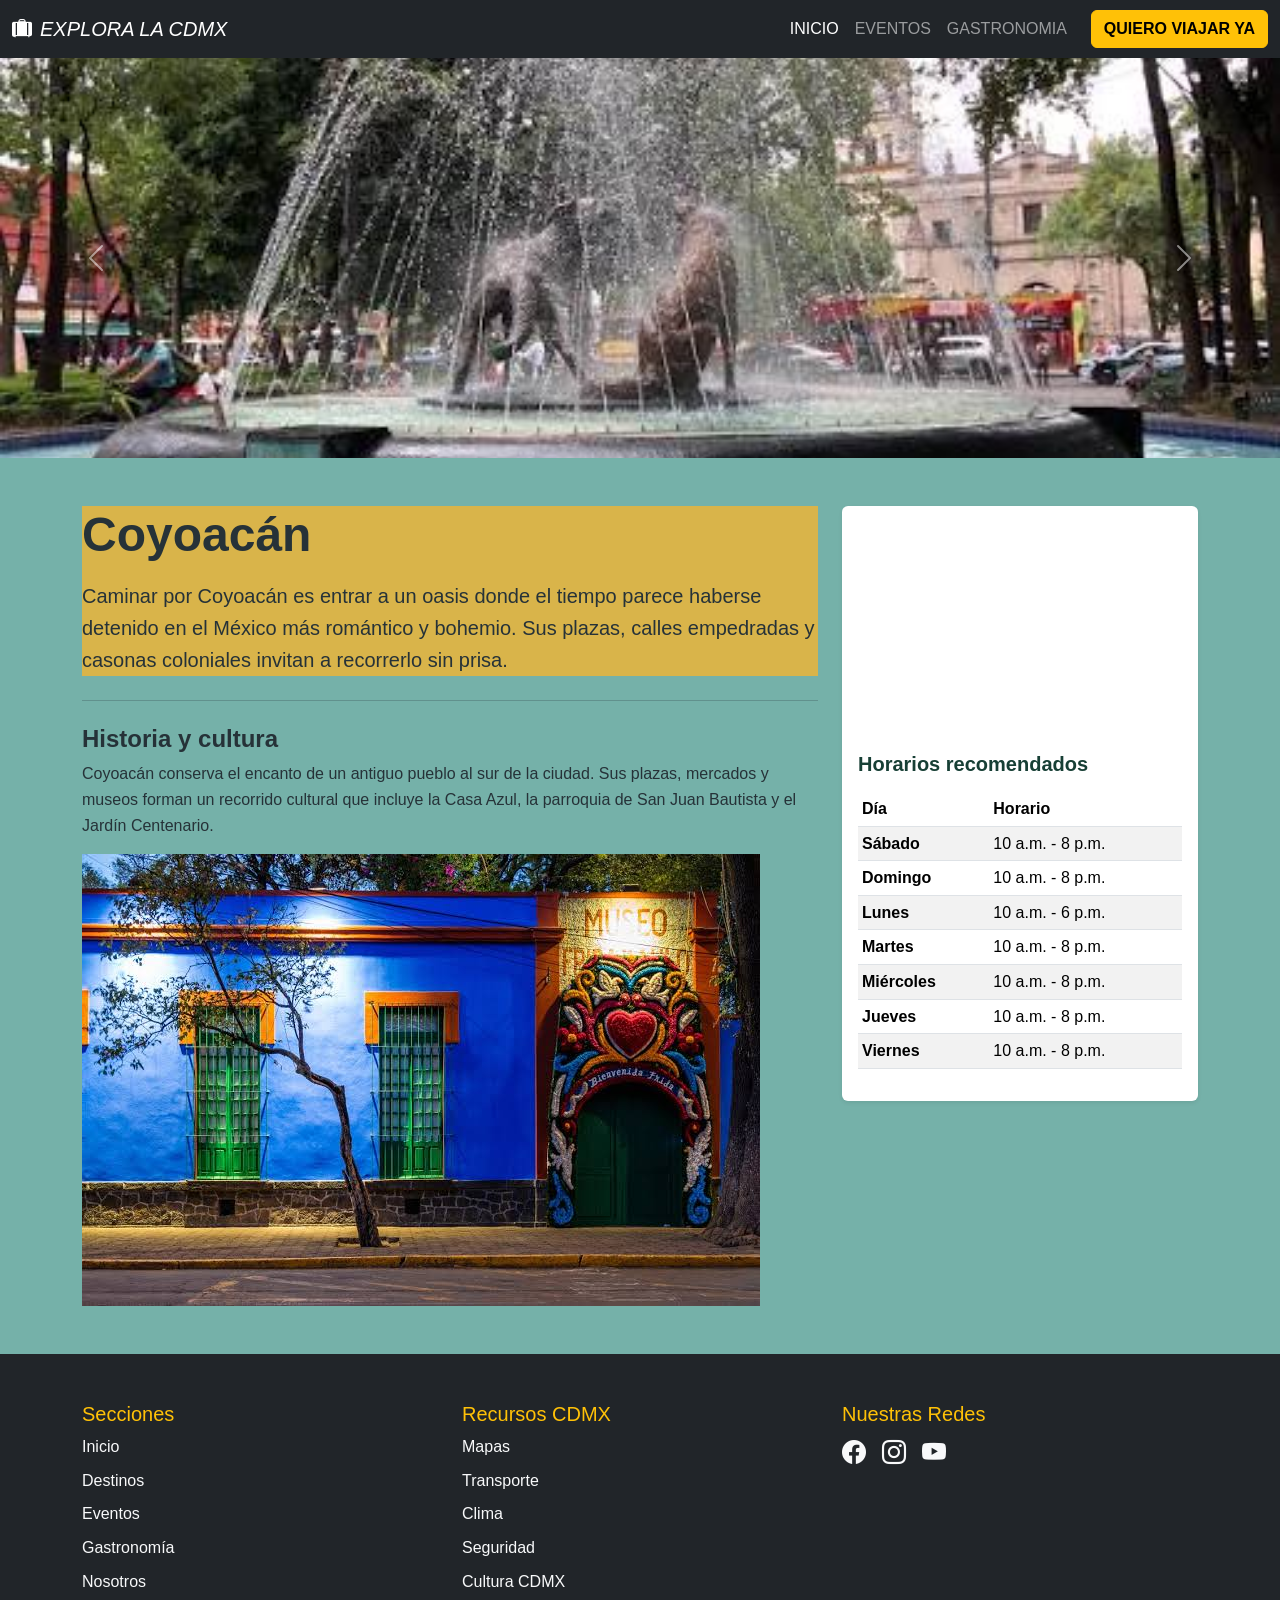
<file: Detalles-Destinos/Coyoacan.html>
<!doctype html>
<html lang="es">
  <head>
    <meta charset="UTF-8" />
    <meta name="viewport" content="width=device-width, initial-scale=1.0" />
    <title>Coyoacán</title>
    <link
      href="https://cdn.jsdelivr.net/npm/bootstrap@5.3.8/dist/css/bootstrap.min.css"
      rel="stylesheet"
      integrity="sha384-sRIl4kxILFvY47J16cr9ZwB07vP4J8+LH7qKQnuqkuIAvNWLzeN8tE5YBujZqJLB"
      crossorigin="anonymous"
    />
    <link
      rel="stylesheet"
      href="https://cdn.jsdelivr.net/npm/bootstrap-icons@1.13.1/font/bootstrap-icons.min.css"
    />
    <link rel="stylesheet" href="../css/styles.css" />
  </head>
  <body>
    <nav class="navbar navbar-expand-lg bg-dark navbar-dark">
      <div class="container-fluid">
        <i class="bi bi-suitcase-lg-fill navbar-brand d-flex align-items-center gap-2">EXPLORA LA CDMX</i>
        <button class="navbar-toggler" type="button" data-bs-toggle="collapse" data-bs-target="#navbarNav" aria-controls="navbarNav" aria-expanded="false" aria-label="Toggle navigation">
          <span class="navbar-toggler-icon"></span>
        </button>
        <div class="collapse navbar-collapse" id="navbarNav">
          <ul class="navbar-nav ms-auto align-items-lg-center">
            <li class="nav-item"><a class="nav-link active" aria-current="page" href="../index.html">INICIO</a></li>
            <li class="nav-item"><a class="nav-link" href="#">EVENTOS</a></li>
            <li class="nav-item"><a class="nav-link" href="#">GASTRONOMIA</a></li>
            <li class="nav-item ms-lg-3"><a class="btn btn-warning fw-bold" href="#">QUIERO VIAJAR YA</a></li>
          </ul>
        </div>
      </div>
    </nav>

    <div id="carouselCoyoacan" class="carousel slide" data-bs-ride="carousel">
      <div class="carousel-inner">
        <div class="carousel-item active" data-bs-interval="10000"><img src="../asset/Coyoacan/coyo1.jpg" class="d-block w-100" style="max-height: 400px; object-fit: cover" alt="Plaza de Coyoacán" /></div>
        <div class="carousel-item" data-bs-interval="2000"><img src="../asset/Coyoacan/coyo2.jpg" class="d-block w-100" style="max-height: 400px; object-fit: cover" alt="Calle de Coyoacán" /></div>
        <div class="carousel-item"><img src="../asset/Coyoacan/coyo3.jpg" class="d-block w-100" style="max-height: 400px; object-fit: cover" alt="Arquitectura de Coyoacán" /></div>
      </div>
      <button class="carousel-control-prev" type="button" data-bs-target="#carouselCoyoacan" data-bs-slide="prev"><span class="carousel-control-prev-icon" aria-hidden="true"></span><span class="visually-hidden">Anterior</span></button>
      <button class="carousel-control-next" type="button" data-bs-target="#carouselCoyoacan" data-bs-slide="next"><span class="carousel-control-next-icon" aria-hidden="true"></span><span class="visually-hidden">Siguiente</span></button>
    </div>

    <div class="container my-5">
      <div class="row g-4">
        <main class="col-lg-8">
          <div class="chapultepec-hero">
            <h1 class="display-5 fw-bold mb-3">Coyoacán</h1>
            <p class="lead">Caminar por Coyoacán es entrar a un oasis donde el tiempo parece haberse detenido en el México más romántico y bohemio. Sus plazas, calles empedradas y casonas coloniales invitan a recorrerlo sin prisa.</p>
          </div>
          <hr class="my-4" />
          <h3 class="h4 fw-bold">Historia y cultura</h3>
          <p>Coyoacán conserva el encanto de un antiguo pueblo al sur de la ciudad. Sus plazas, mercados y museos forman un recorrido cultural que incluye la Casa Azul, la parroquia de San Juan Bautista y el Jardín Centenario.</p>
          <img src="../asset/Coyoacan/coyo4.jpg" class="img-fluid" alt="Paisaje urbano de Coyoacán" />
        </main>
        <aside class="col-lg-4">
          <div class="card shadow-sm border-0">
            <iframe src="https://www.google.com/maps?q=Coyoac%C3%A1n%2C%20Ciudad%20de%20M%C3%A9xico&output=embed" class="card-img-top" height="220" style="border: 0" allowfullscreen="" loading="lazy" title="Mapa de Coyoacán"></iframe>
            <div class="card-body">
              <h5 class="card-title h6 fw-bold mb-3">Horarios recomendados</h5>
              <table class="table table-sm table-striped"><thead><tr><th scope="col">Día</th><th scope="col">Horario</th></tr></thead><tbody>
                <tr><th>Sábado</th><td>10 a.m. - 8 p.m.</td></tr><tr><th>Domingo</th><td>10 a.m. - 8 p.m.</td></tr><tr><th>Lunes</th><td>10 a.m. - 6 p.m.</td></tr><tr><th>Martes</th><td>10 a.m. - 8 p.m.</td></tr><tr><th>Miércoles</th><td>10 a.m. - 8 p.m.</td></tr><tr><th>Jueves</th><td>10 a.m. - 8 p.m.</td></tr><tr><th>Viernes</th><td>10 a.m. - 8 p.m.</td></tr>
              </tbody></table>
            </div>
          </div>
        </aside>
      </div>
    </div>

    <footer class="bg-dark text-warning py-5 mt-5"><div class="container"><div class="row g-4"><div class="col-md-4"><h4 class="h5">Secciones</h4><ul class="list-unstyled"><li><a href="../index.html" class="text-light text-decoration-none">Inicio</a></li><li><a href="#" class="text-light text-decoration-none">Destinos</a></li><li><a href="#" class="text-light text-decoration-none">Eventos</a></li><li><a href="#" class="text-light text-decoration-none">Gastronomía</a></li><li><a href="#" class="text-light text-decoration-none">Nosotros</a></li></ul></div><div class="col-md-4"><h4 class="h5">Recursos CDMX</h4><ul class="list-unstyled"><li><a href="#" class="text-light text-decoration-none">Mapas</a></li><li><a href="#" class="text-light text-decoration-none">Transporte</a></li><li><a href="#" class="text-light text-decoration-none">Clima</a></li><li><a href="#" class="text-light text-decoration-none">Seguridad</a></li><li><a href="#" class="text-light text-decoration-none">Cultura CDMX</a></li></ul></div><div class="col-md-4"><h4 class="h5">Nuestras Redes</h4><div class="d-flex gap-3 fs-4"><a href="#" class="text-light"><i class="bi bi-facebook"></i></a><a href="#" class="text-light"><i class="bi bi-instagram"></i></a><a href="#" class="text-light"><i class="bi bi-youtube"></i></a></div></div></div></div></footer>
    <script src="https://cdn.jsdelivr.net/npm/bootstrap@5.3.8/dist/js/bootstrap.bundle.min.js" integrity="sha384-FKyoEForCGlyvwx9Hj09JcYn3nv7wiPVlz7YYwJrWVcXK/BmnVDxM+D2scQbITxI" crossorigin="anonymous"></script>
  </body>
</html>
</file>
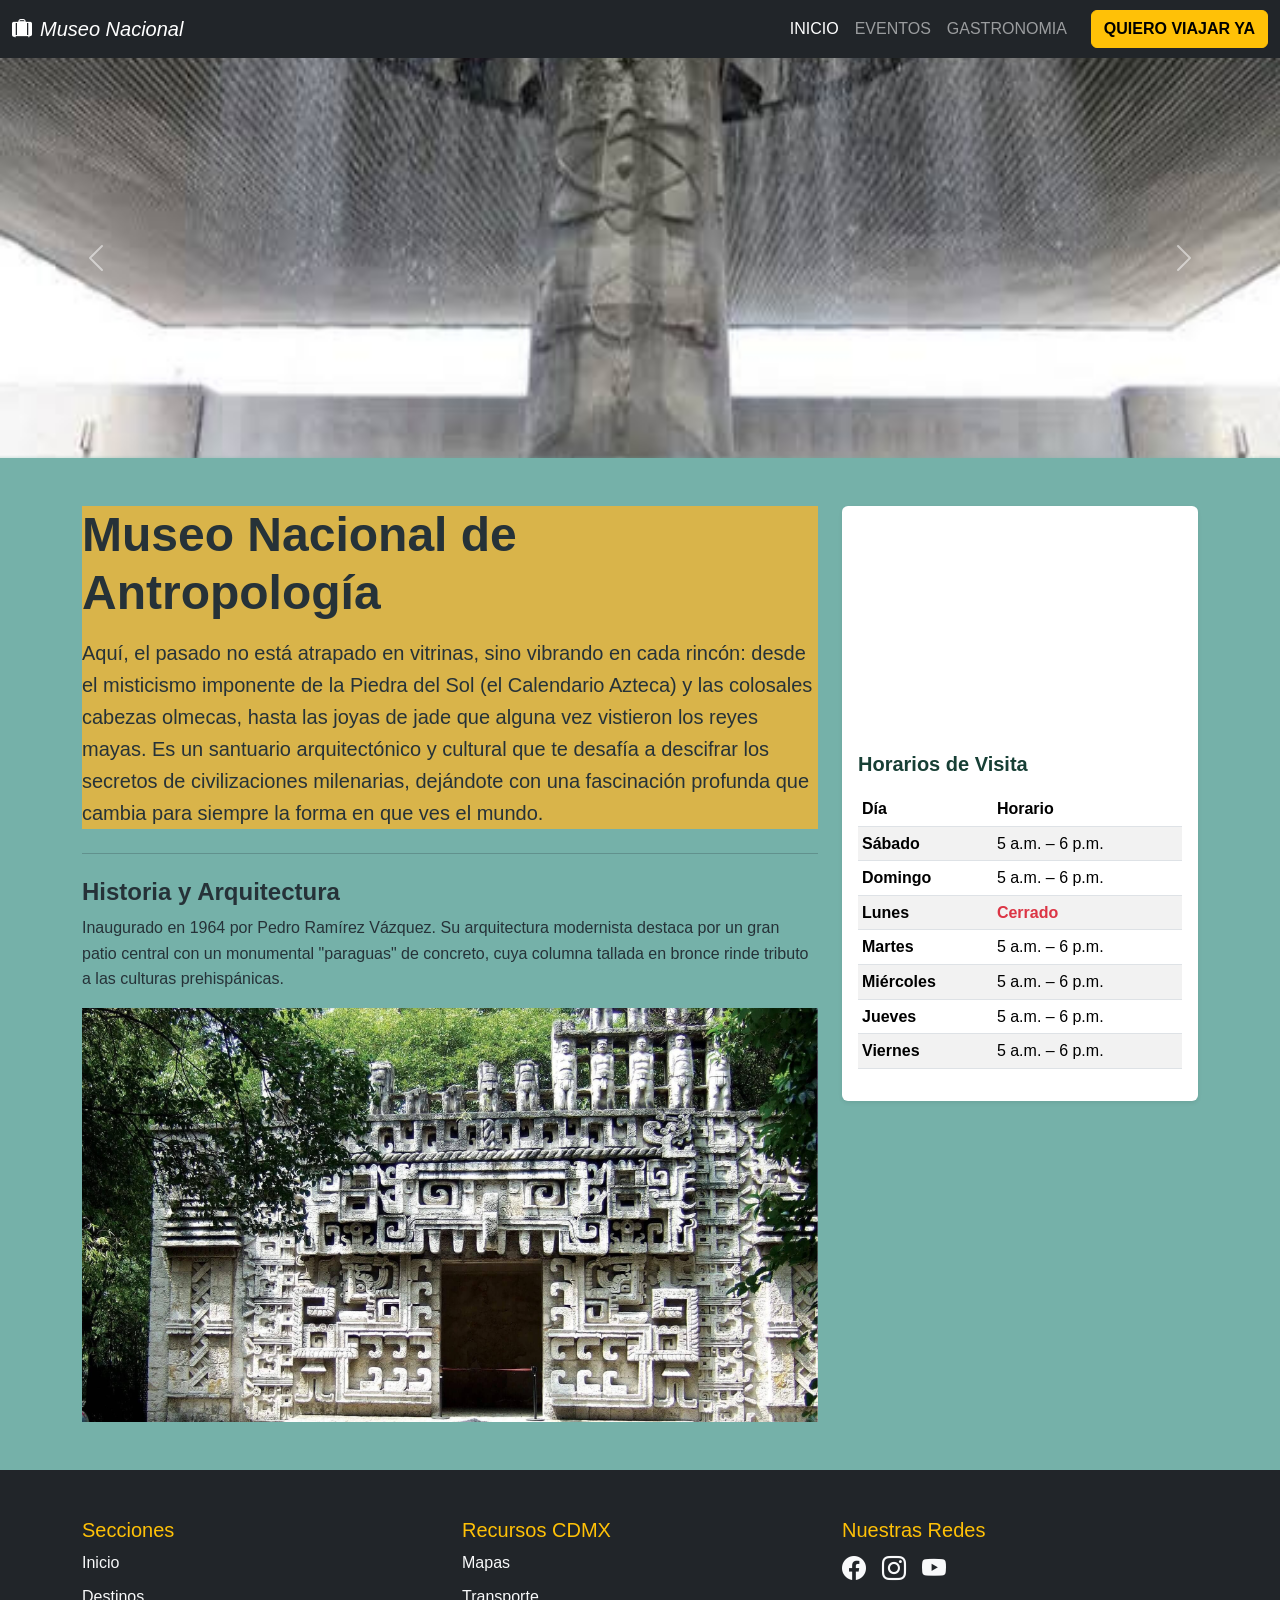
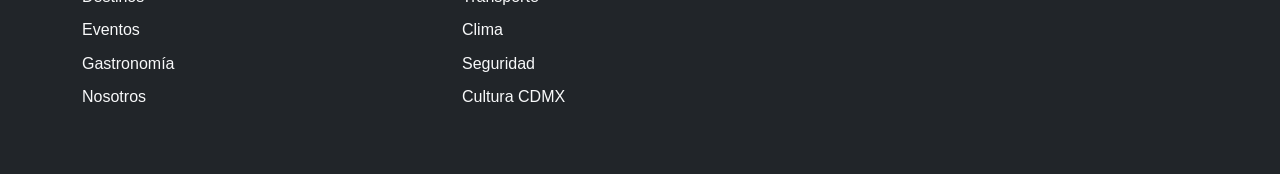
<file: Detalles-Destinos/MuseoAntropologia.html>
<!doctype html>
<html lang="en">
  <head>
    <meta charset="UTF-8" />
    <meta name="viewport" content="width=device-width, initial-scale=1.0" />
    <title>Museo Nacional</title>
    <!--!Link de boostrap-->
    <link
      href="https://cdn.jsdelivr.net/npm/bootstrap@5.3.8/dist/css/bootstrap.min.css"
      rel="stylesheet"
      integrity="sha384-sRIl4kxILFvY47J16cr9ZwB07vP4J8+LH7qKQnuqkuIAvNWLzeN8tE5YBujZqJLB"
      crossorigin="anonymous"
    />
    <!--!Link de css-->
    <link rel="stylesheet" href="../css/styles.css" />
  </head>
  <!--!Inicio de Navar-->
  <nav class="navbar navbar-expand-lg bg-dark navbar-dark">
    <div class="container-fluid">
      <i
        class="bi bi-suitcase-lg-fill navbar-brand d-flex align-items-center gap-2"
        >Museo Nacional</i
      >
      <!--Boton de imagen + texto-->
      <button
        class="navbar-toggler"
        type="button"
        data-bs-toggle="collapse"
        data-bs-target="#navbarNav"
        aria-controls="navbarNav"
        aria-expanded="false"
        aria-label="Toggle navigation"
      >
        <span class="navbar-toggler-icon"></span>
      </button>
      <div class="collapse navbar-collapse" id="navbarNav">
        <ul class="navbar-nav ms-auto align-items-lg-center">
          <li class="nav-item">
            <a class="nav-link active" aria-current="page" href="../index.html"
              >INICIO</a
            >
          </li>
          <li class="nav-item">
            <a class="nav-link" href="#">EVENTOS</a>
          </li>
          <li class="nav-item">
            <a class="nav-link" href="#">GASTRONOMIA</a>
          </li>
          <li class="nav-item ms-lg-3">
            <!-- *No sobre cargar un boton a funciona como uno-->
            <a class="btn btn-warning fw-bold" href="#">QUIERO VIAJAR YA</a>
          </li>
        </ul>
      </div>
    </div>
  </nav>
  <!--!Fin de Navar-->

  <!--! Inicio:Crrucel-->
  <div
    id="carouselExampleInterval"
    class="carousel slide"
    data-bs-ride="carousel"
  >
    <div class="carousel-inner">
      <div class="carousel-item active" data-bs-interval="10000">
        <img
          src="../asset/MuseoAntropología/mueso1.jpg"
          class="d-block w-100"
          style="max-height: 400px; object-fit: cover"
          alt="m"
        />
      </div>
      <div class="carousel-item" data-bs-interval="2000">
        <img
          src="../asset/MuseoAntropología/museo2.jpg"
          class="d-block w-100"
          style="max-height: 400px; object-fit: cover"
          alt="mw"
        />
      </div>
      <div class="carousel-item">
        <img
          src="../asset/MuseoAntropología/museo4.jpg"
          class="d-block w-100"
          style="max-height: 400px; object-fit: cover"
          alt="me"
        />
      </div>
    </div>
    <button
      class="carousel-control-prev"
      type="button"
      data-bs-target="#carouselExampleInterval"
      data-bs-slide="prev"
    >
      <span class="carousel-control-prev-icon" aria-hidden="true"></span>
      <span class="visually-hidden">Anterior</span>
    </button>
    <button
      class="carousel-control-next"
      type="button"
      data-bs-target="#carouselExampleInterval"
      data-bs-slide="next"
    >
      <span class="carousel-control-next-icon" aria-hidden="true"></span>
      <span class="visually-hidden">Siguiente</span>
    </button>
  </div>
  <!--! Fin: Crrucel-->

  <!--! INFORMACION-->
  <div class="container my-5">
    <div class="row g-4">
      <!-- Columna Izquierda: Información Detallada -->
      <main class="col-lg-8">
        <div class="chapultepec-hero">
          <h1 class="display-5 fw-bold mb-3">Museo Nacional de Antropología</h1>
          <p class="lead">
            Aquí, el pasado no está atrapado en vitrinas, sino vibrando en cada
            rincón: desde el misticismo imponente de la Piedra del Sol (el
            Calendario Azteca) y las colosales cabezas olmecas, hasta las joyas
            de jade que alguna vez vistieron los reyes mayas. Es un santuario
            arquitectónico y cultural que te desafía a descifrar los secretos de
            civilizaciones milenarias, dejándote con una fascinación profunda
            que cambia para siempre la forma en que ves el mundo.
          </p>
        </div>
        <hr class="my-4" />
        <h3 class="h4 fw-bold">Historia y Arquitectura</h3>
        <p>
          Inaugurado en 1964 por Pedro Ramírez Vázquez. Su arquitectura
          modernista destaca por un gran patio central con un monumental
          "paraguas" de concreto, cuya columna tallada en bronce rinde tributo a
          las culturas prehispánicas.
        </p>
        <img
          src="../asset/MuseoAntropología/sala.jpg"
          class="img-fluid"
          alt="Estructura chapultepec"
        />
      </main>

      <!-- Columna Derecha: Tarjeta con Mapa y Horarios -->
      <aside class="col-lg-4">
        <div class="card shadow-sm border-0">
          <iframe
            src="https://www.google.com/maps/embed?pb=!1m18!1m12!1m3!1d3762.685194622949!2d-99.188853524481!3d19.42600318185204!2m3!1f0!2f0!3f0!3m2!1i1024!2i768!4f13.1!3m3!1m2!1s0x85d201b420c8c849%3A0x84231ae36f6ec524!2sMuseo%20Nacional%20de%20Antropolog%C3%ADa!5e0!3m2!1ses!2smx!4v1788149056032!5m2!1ses!2smx"
            class="card-img-top"
            height="220"
            style="border: 0"
            allowfullscreen=""
            loading="lazy"
            referrerpolicy="strict-origin-when-cross-origin"
          >
          </iframe>
          <div class="card-body">
            <h5 class="card-title h6 fw-bold mb-3">Horarios de Visita</h5>
            <table class="table table-sm table-striped">
              <thead>
                <tr>
                  <th scope="col">Día</th>
                  <th scope="col">Horario</th>
                </tr>
              </thead>
              <tbody>
                <tr>
                  <th>Sábado</th>
                  <td>5 a.m. – 6 p.m.</td>
                </tr>
                <tr>
                  <th>Domingo</th>
                  <td>5 a.m. – 6 p.m.</td>
                </tr>
                <tr>
                  <th>Lunes</th>
                  <td class="text-danger fw-bold">Cerrado</td>
                </tr>
                <tr>
                  <th>Martes</th>
                  <td>5 a.m. – 6 p.m.</td>
                </tr>
                <tr>
                  <th>Miércoles</th>
                  <td>5 a.m. – 6 p.m.</td>
                </tr>
                <tr>
                  <th>Jueves</th>
                  <td>5 a.m. – 6 p.m.</td>
                </tr>
                <tr>
                  <th>Viernes</th>
                  <td>5 a.m. – 6 p.m.</td>
                </tr>
              </tbody>
            </table>
          </div>
        </div>
      </aside>
    </div>
  </div>

  <!--!footer-->
  <footer class="bg-dark text-warning py-5 mt-5">
    <!--boostrap ->Background ->bg-dark color de fondo | boostrap ->Colors ->text-warning solo cambia a las etiquetas fuera del li | boostrap ->Spacing->py-  -->
    <div class="container">
      <div class="row g-4">
        <div class="col-md-4">
          <h4 class="h5">Secciones</h4>
          <ul class="list-unstyled">
            <li>
              <a href="#Z" class="text-light text-decoration-none">Inicio</a>
            </li>
            <li>
              <a href="#" class="text-light text-decoration-none">Destinos</a>
            </li>
            <li>
              <a href="#" class="text-light text-decoration-none">Eventos</a>
            </li>
            <li>
              <a href="#" class="text-light text-decoration-none"
                >Gastronomía</a
              >
            </li>
            <li>
              <a href="#" class="text-light text-decoration-none">Nosotros</a>
            </li>
          </ul>
        </div>
        <div class="col-md-4">
          <h4 class="h5">Recursos CDMX</h4>
          <ul class="list-unstyled">
            <li>
              <a href="#" class="text-light text-decoration-none">Mapas</a>
            </li>
            <li>
              <a href="#" class="text-light text-decoration-none">Transporte</a>
            </li>
            <li>
              <a href="#" class="text-light text-decoration-none">Clima</a>
            </li>
            <li>
              <a href="#" class="text-light text-decoration-none">Seguridad</a>
            </li>
            <li>
              <a href="#" class="text-light text-decoration-none"
                >Cultura CDMX</a
              >
            </li>
          </ul>
        </div>
        <div class="col-md-4">
          <h4 class="h5">Nuestras Redes</h4>
          <div class="d-flex gap-3 fs-4">
            <a href="#" class="text-light"><i class="bi bi-facebook"></i></a>
            <a href="#" class="text-light"><i class="bi bi-instagram"></i></a>
            <a href="#" class="text-light"><i class="bi bi-youtube"></i></a>
          </div>
        </div>
      </div>
    </div>
  </footer>

  <!--!Link de boostrap-->
  <script
    src="https://cdn.jsdelivr.net/npm/bootstrap@5.3.8/dist/js/bootstrap.bundle.min.js"
    integrity="sha384-FKyoEForCGlyvwx9Hj09JcYn3nv7wiPVlz7YYwJrWVcXK/BmnVDxM+D2scQbITxI"
    crossorigin="anonymous"
  ></script>
  <!--!Link de iconos boostrap-->
  <link
    rel="stylesheet"
    href="https://cdn.jsdelivr.net/npm/bootstrap-icons@1.13.1/font/bootstrap-icons.min.css"
  />
  <body></body>
</html>
</file>
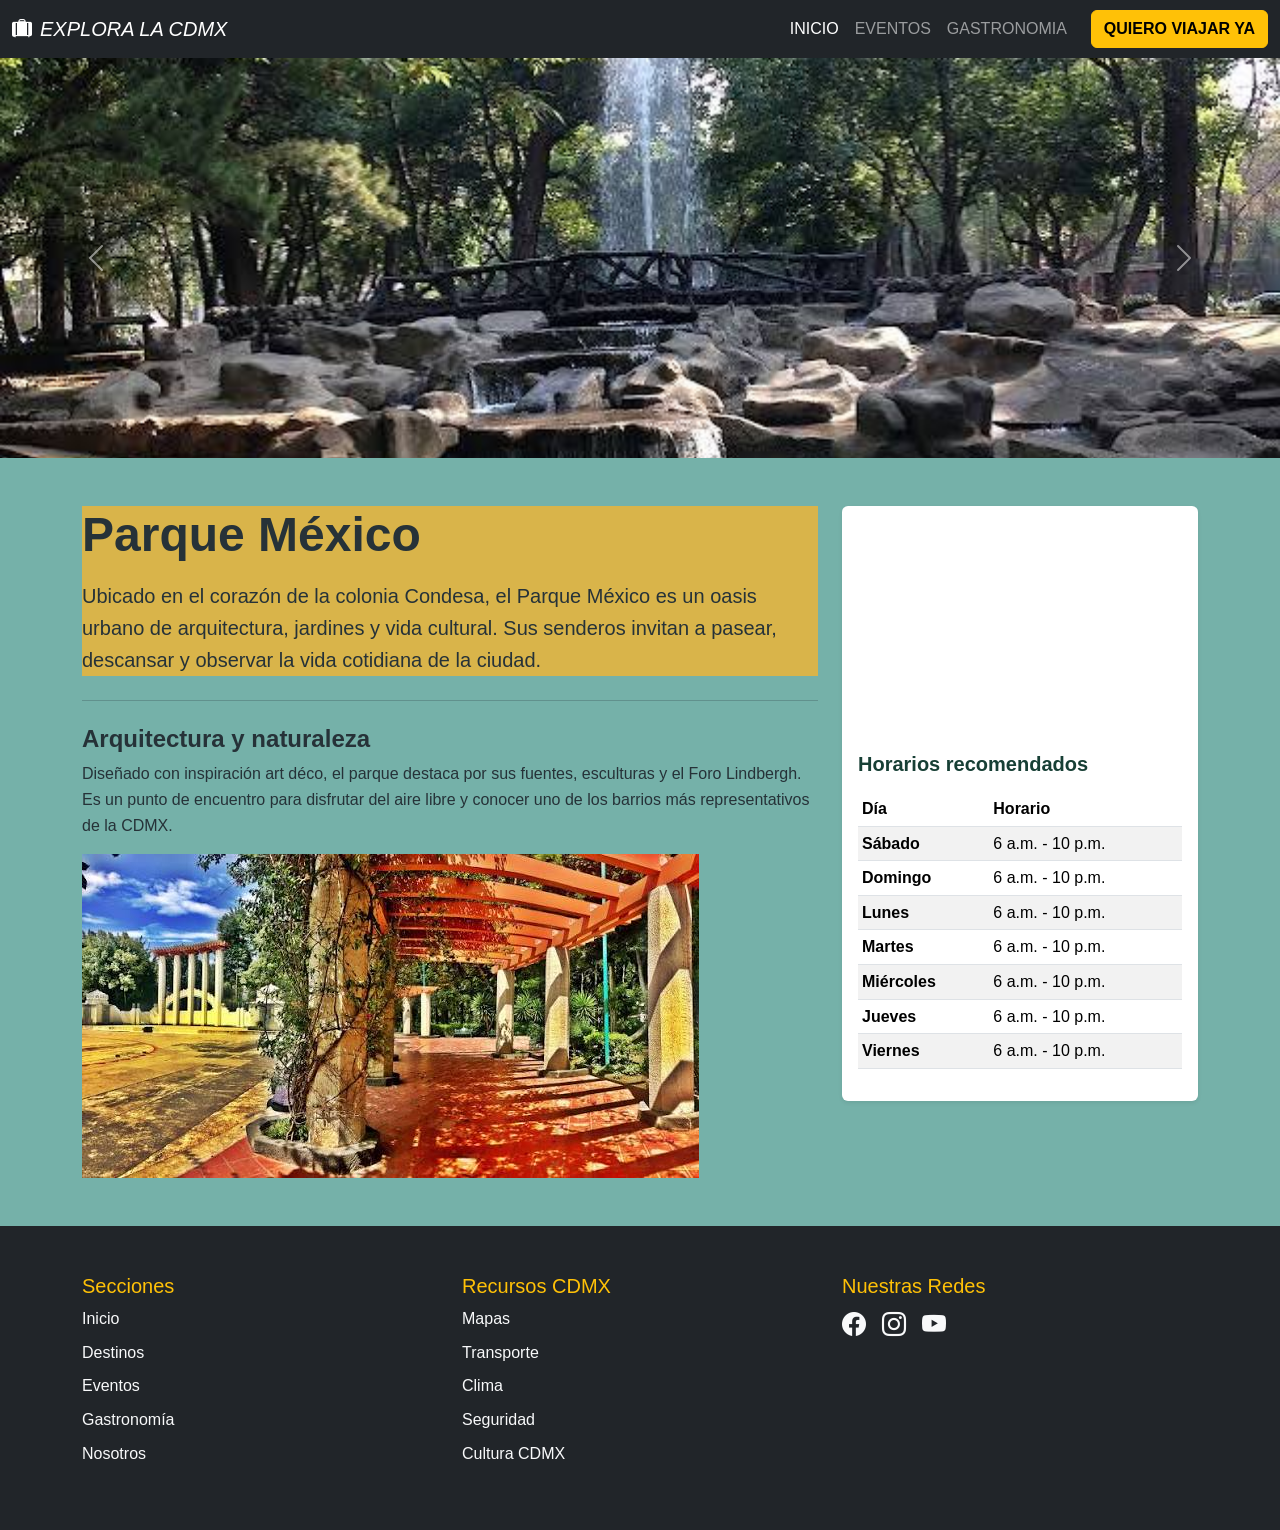
<file: Detalles-Destinos/ParqueMexico.html>
<!doctype html>
<html lang="es">
  <head>
    <meta charset="UTF-8" />
    <meta name="viewport" content="width=device-width, initial-scale=1.0" />
    <title>Parque México</title>
    <link href="https://cdn.jsdelivr.net/npm/bootstrap@5.3.8/dist/css/bootstrap.min.css" rel="stylesheet" integrity="sha384-sRIl4kxILFvY47J16cr9ZwB07vP4J8+LH7qKQnuqkuIAvNWLzeN8tE5YBujZqJLB" crossorigin="anonymous" />
    <link rel="stylesheet" href="https://cdn.jsdelivr.net/npm/bootstrap-icons@1.13.1/font/bootstrap-icons.min.css" />
    <link rel="stylesheet" href="../css/styles.css" />
  </head>
  <body>
    <nav class="navbar navbar-expand-lg bg-dark navbar-dark"><div class="container-fluid"><i class="bi bi-suitcase-lg-fill navbar-brand d-flex align-items-center gap-2">EXPLORA LA CDMX</i><button class="navbar-toggler" type="button" data-bs-toggle="collapse" data-bs-target="#navbarNav" aria-controls="navbarNav" aria-expanded="false" aria-label="Toggle navigation"><span class="navbar-toggler-icon"></span></button><div class="collapse navbar-collapse" id="navbarNav"><ul class="navbar-nav ms-auto align-items-lg-center"><li class="nav-item"><a class="nav-link active" aria-current="page" href="../index.html">INICIO</a></li><li class="nav-item"><a class="nav-link" href="#">EVENTOS</a></li><li class="nav-item"><a class="nav-link" href="#">GASTRONOMIA</a></li><li class="nav-item ms-lg-3"><a class="btn btn-warning fw-bold" href="#">QUIERO VIAJAR YA</a></li></ul></div></div></nav>
    <div id="carouselParqueMexico" class="carousel slide" data-bs-ride="carousel"><div class="carousel-inner"><div class="carousel-item active" data-bs-interval="10000"><img src="../asset/Parque-México/par1.jpg" class="d-block w-100" style="max-height: 400px; object-fit: cover" alt="Parque México" /></div><div class="carousel-item" data-bs-interval="2000"><img src="../asset/Parque-México/par2.jpg" class="d-block w-100" style="max-height: 400px; object-fit: cover" alt="Monumento del Parque México" /></div><div class="carousel-item"><img src="../asset/Parque-México/par3.jpg" class="d-block w-100" style="max-height: 400px; object-fit: cover" alt="Jardines del Parque México" /></div></div><button class="carousel-control-prev" type="button" data-bs-target="#carouselParqueMexico" data-bs-slide="prev"><span class="carousel-control-prev-icon" aria-hidden="true"></span><span class="visually-hidden">Anterior</span></button><button class="carousel-control-next" type="button" data-bs-target="#carouselParqueMexico" data-bs-slide="next"><span class="carousel-control-next-icon" aria-hidden="true"></span><span class="visually-hidden">Siguiente</span></button></div>
    <div class="container my-5"><div class="row g-4"><main class="col-lg-8"><div class="chapultepec-hero"><h1 class="display-5 fw-bold mb-3">Parque México</h1><p class="lead">Ubicado en el corazón de la colonia Condesa, el Parque México es un oasis urbano de arquitectura, jardines y vida cultural. Sus senderos invitan a pasear, descansar y observar la vida cotidiana de la ciudad.</p></div><hr class="my-4" /><h3 class="h4 fw-bold">Arquitectura y naturaleza</h3><p>Diseñado con inspiración art déco, el parque destaca por sus fuentes, esculturas y el Foro Lindbergh. Es un punto de encuentro para disfrutar del aire libre y conocer uno de los barrios más representativos de la CDMX.</p><img src="../asset/Parque-México/par4.jpg" class="img-fluid" alt="Jardines del Parque México" /></main><aside class="col-lg-4"><div class="card shadow-sm border-0"><iframe src="https://www.google.com/maps?q=Parque%20M%C3%A9xico%2C%20Ciudad%20de%20M%C3%A9xico&output=embed" class="card-img-top" height="220" style="border: 0" allowfullscreen="" loading="lazy" title="Mapa del Parque México"></iframe><div class="card-body"><h5 class="card-title h6 fw-bold mb-3">Horarios recomendados</h5><table class="table table-sm table-striped"><thead><tr><th scope="col">Día</th><th scope="col">Horario</th></tr></thead><tbody><tr><th>Sábado</th><td>6 a.m. - 10 p.m.</td></tr><tr><th>Domingo</th><td>6 a.m. - 10 p.m.</td></tr><tr><th>Lunes</th><td>6 a.m. - 10 p.m.</td></tr><tr><th>Martes</th><td>6 a.m. - 10 p.m.</td></tr><tr><th>Miércoles</th><td>6 a.m. - 10 p.m.</td></tr><tr><th>Jueves</th><td>6 a.m. - 10 p.m.</td></tr><tr><th>Viernes</th><td>6 a.m. - 10 p.m.</td></tr></tbody></table></div></div></aside></div></div>
    <footer class="bg-dark text-warning py-5 mt-5"><div class="container"><div class="row g-4"><div class="col-md-4"><h4 class="h5">Secciones</h4><ul class="list-unstyled"><li><a href="../index.html" class="text-light text-decoration-none">Inicio</a></li><li><a href="#" class="text-light text-decoration-none">Destinos</a></li><li><a href="#" class="text-light text-decoration-none">Eventos</a></li><li><a href="#" class="text-light text-decoration-none">Gastronomía</a></li><li><a href="#" class="text-light text-decoration-none">Nosotros</a></li></ul></div><div class="col-md-4"><h4 class="h5">Recursos CDMX</h4><ul class="list-unstyled"><li><a href="#" class="text-light text-decoration-none">Mapas</a></li><li><a href="#" class="text-light text-decoration-none">Transporte</a></li><li><a href="#" class="text-light text-decoration-none">Clima</a></li><li><a href="#" class="text-light text-decoration-none">Seguridad</a></li><li><a href="#" class="text-light text-decoration-none">Cultura CDMX</a></li></ul></div><div class="col-md-4"><h4 class="h5">Nuestras Redes</h4><div class="d-flex gap-3 fs-4"><a href="#" class="text-light"><i class="bi bi-facebook"></i></a><a href="#" class="text-light"><i class="bi bi-instagram"></i></a><a href="#" class="text-light"><i class="bi bi-youtube"></i></a></div></div></div></div></footer>
    <script src="https://cdn.jsdelivr.net/npm/bootstrap@5.3.8/dist/js/bootstrap.bundle.min.js" integrity="sha384-FKyoEForCGlyvwx9Hj09JcYn3nv7wiPVlz7YYwJrWVcXK/BmnVDxM+D2scQbITxI" crossorigin="anonymous"></script>
  </body>
</html>
</file>
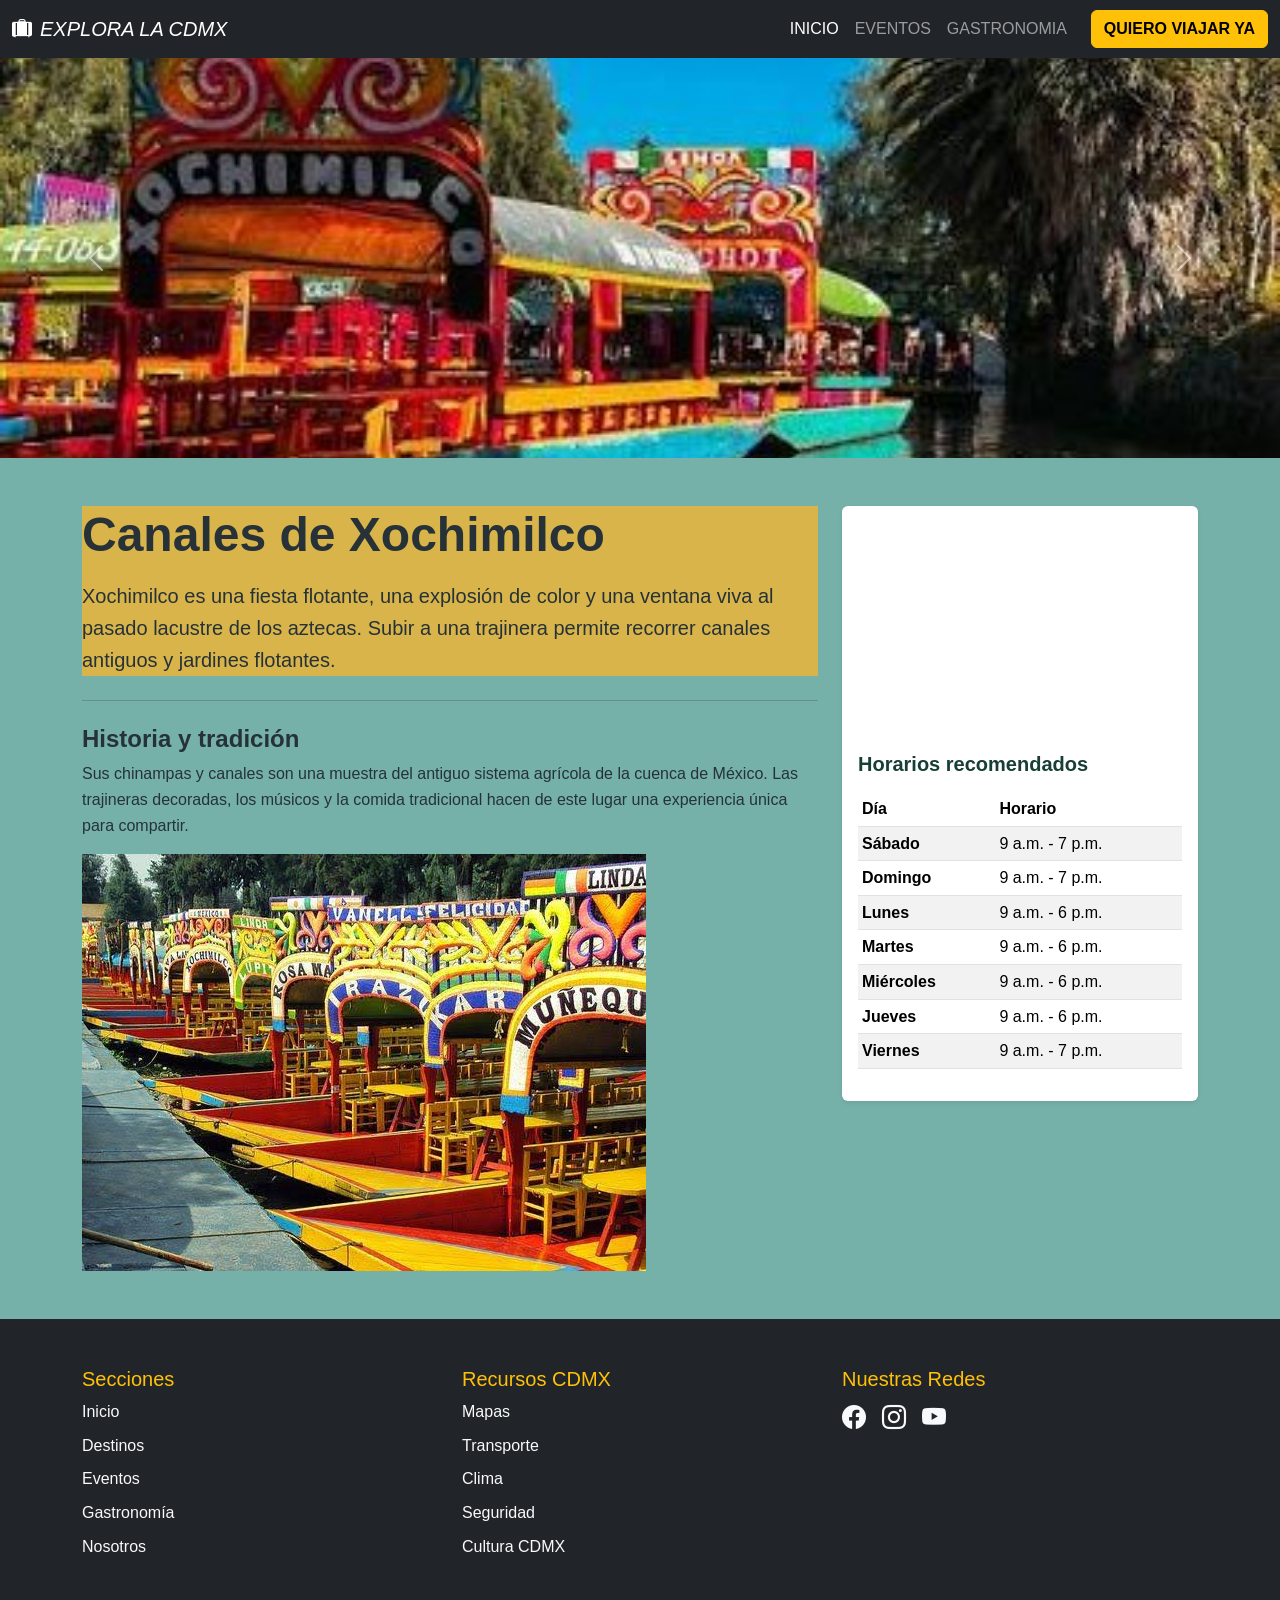
<file: Detalles-Destinos/Xochimilco.html>
<!doctype html>
<html lang="es">
  <head>
    <meta charset="UTF-8" />
    <meta name="viewport" content="width=device-width, initial-scale=1.0" />
    <title>Canales de Xochimilco</title>
    <link href="https://cdn.jsdelivr.net/npm/bootstrap@5.3.8/dist/css/bootstrap.min.css" rel="stylesheet" integrity="sha384-sRIl4kxILFvY47J16cr9ZwB07vP4J8+LH7qKQnuqkuIAvNWLzeN8tE5YBujZqJLB" crossorigin="anonymous" />
    <link rel="stylesheet" href="https://cdn.jsdelivr.net/npm/bootstrap-icons@1.13.1/font/bootstrap-icons.min.css" />
    <link rel="stylesheet" href="../css/styles.css" />
  </head>
  <body>
    <nav class="navbar navbar-expand-lg bg-dark navbar-dark"><div class="container-fluid"><i class="bi bi-suitcase-lg-fill navbar-brand d-flex align-items-center gap-2">EXPLORA LA CDMX</i><button class="navbar-toggler" type="button" data-bs-toggle="collapse" data-bs-target="#navbarNav" aria-controls="navbarNav" aria-expanded="false" aria-label="Toggle navigation"><span class="navbar-toggler-icon"></span></button><div class="collapse navbar-collapse" id="navbarNav"><ul class="navbar-nav ms-auto align-items-lg-center"><li class="nav-item"><a class="nav-link active" aria-current="page" href="../index.html">INICIO</a></li><li class="nav-item"><a class="nav-link" href="#">EVENTOS</a></li><li class="nav-item"><a class="nav-link" href="#">GASTRONOMIA</a></li><li class="nav-item ms-lg-3"><a class="btn btn-warning fw-bold" href="#">QUIERO VIAJAR YA</a></li></ul></div></div></nav>
    <div id="carouselXochimilco" class="carousel slide" data-bs-ride="carousel"><div class="carousel-inner"><div class="carousel-item active" data-bs-interval="10000"><img src="../asset/Xochimilco/xochi1.jpg" class="d-block w-100" style="max-height: 400px; object-fit: cover" alt="Trajineras de Xochimilco" /></div><div class="carousel-item" data-bs-interval="2000"><img src="../asset/Xochimilco/xochi2.jpg" class="d-block w-100" style="max-height: 400px; object-fit: cover" alt="Canales de Xochimilco" /></div><div class="carousel-item"><img src="../asset/Xochimilco/xochi3.jpg" class="d-block w-100" style="max-height: 400px; object-fit: cover" alt="Paisaje de Xochimilco" /></div></div><button class="carousel-control-prev" type="button" data-bs-target="#carouselXochimilco" data-bs-slide="prev"><span class="carousel-control-prev-icon" aria-hidden="true"></span><span class="visually-hidden">Anterior</span></button><button class="carousel-control-next" type="button" data-bs-target="#carouselXochimilco" data-bs-slide="next"><span class="carousel-control-next-icon" aria-hidden="true"></span><span class="visually-hidden">Siguiente</span></button></div>
    <div class="container my-5"><div class="row g-4"><main class="col-lg-8"><div class="chapultepec-hero"><h1 class="display-5 fw-bold mb-3">Canales de Xochimilco</h1><p class="lead">Xochimilco es una fiesta flotante, una explosión de color y una ventana viva al pasado lacustre de los aztecas. Subir a una trajinera permite recorrer canales antiguos y jardines flotantes.</p></div><hr class="my-4" /><h3 class="h4 fw-bold">Historia y tradición</h3><p>Sus chinampas y canales son una muestra del antiguo sistema agrícola de la cuenca de México. Las trajineras decoradas, los músicos y la comida tradicional hacen de este lugar una experiencia única para compartir.</p><img src="../asset/Xochimilco/xochi4.jpg" class="img-fluid" alt="Canal de Xochimilco" /></main><aside class="col-lg-4"><div class="card shadow-sm border-0"><iframe src="https://www.google.com/maps?q=Xochimilco%2C%20Ciudad%20de%20M%C3%A9xico&output=embed" class="card-img-top" height="220" style="border: 0" allowfullscreen="" loading="lazy" title="Mapa de Xochimilco"></iframe><div class="card-body"><h5 class="card-title h6 fw-bold mb-3">Horarios recomendados</h5><table class="table table-sm table-striped"><thead><tr><th scope="col">Día</th><th scope="col">Horario</th></tr></thead><tbody><tr><th>Sábado</th><td>9 a.m. - 7 p.m.</td></tr><tr><th>Domingo</th><td>9 a.m. - 7 p.m.</td></tr><tr><th>Lunes</th><td>9 a.m. - 6 p.m.</td></tr><tr><th>Martes</th><td>9 a.m. - 6 p.m.</td></tr><tr><th>Miércoles</th><td>9 a.m. - 6 p.m.</td></tr><tr><th>Jueves</th><td>9 a.m. - 6 p.m.</td></tr><tr><th>Viernes</th><td>9 a.m. - 7 p.m.</td></tr></tbody></table></div></div></aside></div></div>
    <footer class="bg-dark text-warning py-5 mt-5"><div class="container"><div class="row g-4"><div class="col-md-4"><h4 class="h5">Secciones</h4><ul class="list-unstyled"><li><a href="../index.html" class="text-light text-decoration-none">Inicio</a></li><li><a href="#" class="text-light text-decoration-none">Destinos</a></li><li><a href="#" class="text-light text-decoration-none">Eventos</a></li><li><a href="#" class="text-light text-decoration-none">Gastronomía</a></li><li><a href="#" class="text-light text-decoration-none">Nosotros</a></li></ul></div><div class="col-md-4"><h4 class="h5">Recursos CDMX</h4><ul class="list-unstyled"><li><a href="#" class="text-light text-decoration-none">Mapas</a></li><li><a href="#" class="text-light text-decoration-none">Transporte</a></li><li><a href="#" class="text-light text-decoration-none">Clima</a></li><li><a href="#" class="text-light text-decoration-none">Seguridad</a></li><li><a href="#" class="text-light text-decoration-none">Cultura CDMX</a></li></ul></div><div class="col-md-4"><h4 class="h5">Nuestras Redes</h4><div class="d-flex gap-3 fs-4"><a href="#" class="text-light"><i class="bi bi-facebook"></i></a><a href="#" class="text-light"><i class="bi bi-instagram"></i></a><a href="#" class="text-light"><i class="bi bi-youtube"></i></a></div></div></div></div></footer>
    <script src="https://cdn.jsdelivr.net/npm/bootstrap@5.3.8/dist/js/bootstrap.bundle.min.js" integrity="sha384-FKyoEForCGlyvwx9Hj09JcYn3nv7wiPVlz7YYwJrWVcXK/BmnVDxM+D2scQbITxI" crossorigin="anonymous"></script>
  </body>
</html>
</file>
<file: css/styles.css>
* {
    margin: 0;
    padding: 0;
    box-sizing: border-box;
}
body {
    font-family: Arial, Helvetica, sans-serif;
    color: #263238;
    background-color:#75B1A9;  /*#1995AD*/
    line-height: 1.6;
}
.navbar .btn-warning:hover {
    color: #173f35;
    background-color: #ffffff;
    border-color: #ffffff;
}
header {
    min-height: 390px;
    color: #ffffff;
    background-image: linear-gradient(rgba(23, 63, 53, 0.72), rgba(23, 63, 53, 0.72)), url('../asset/Fondo/fondo.jpg');
    background-repeat: no-repeat;
    background-size: cover;
    background-position: center;
}
.introduccion h2 {
    font-weight: normal;
}
.introduccion p {
    margin-top: 22px;
    color: #f8f8f8;
}

main.container {
    max-width: 1200px;
}
.card-img-top {
    height: 230px;
    object-fit: cover; 
}
.ComidaShow .card-img-top {
    height: auto;
    aspect-ratio: 1 / 1;
}
.card-title {
    color: #173f35;
    font-size: 1.25rem;
    font-weight: bold;
}
.Star-Icons {
    color: #d99618;
}

.btn-primary:hover {
    background-color: #173f35;
}
footer li {
    margin-bottom: 8px;
}

.chapultepec-hero{
    background-color: #D9B44A;
}
.chapultepec-info{
    background-color: #ACD0C0;
}

.gastronomia-home {
    --gastronomia-cream: #fff9ef;
    --gastronomia-green: #174b3b;
    --gastronomia-red: #c44732;
    --gastronomia-gold: #e6a83b;
    background: var(--gastronomia-cream);
    color: #28352d;
    font-family: Arial, Helvetica, sans-serif;
}
.gastronomia-home .navbarDOM > .navbar {
    background-color: var(--gastronomia-green) !important;
}
.gastronomia-home .navbar .navbar-brand,
.gastronomia-home .navbar .nav-link {
    color: #fff9ef;
}
.gastronomia-home .navbar .nav-link:hover,
.gastronomia-home .navbar .nav-link.active {
    color: #f3c66d;
}
.gastronomia-home .navbar .btn-warning {
    color: #28352d;
    background-color: #f3c66d;
    border-color: #f3c66d;
}
.gastronomia-hero {
    position: relative;
    overflow: hidden;
    padding: clamp(4rem, 8vw, 7.5rem) 0 4.5rem;
    background:
        radial-gradient(ellipse at 8% 92%, rgba(230, 168, 59, .13), transparent 28%),
        var(--gastronomia-cream, #fff9ef);
}
.gastronomia-hero__inner {
    display: grid;
    grid-template-columns: 1.02fr .98fr;
    align-items: center;
    gap: clamp(2.5rem, 7vw, 6rem);
}
.gastronomia-hero__copy {
    max-width: 590px;
}
.gastronomia-eyebrow {
    display: flex;
    align-items: center;
    gap: .65rem;
    margin-bottom: 1.25rem;
    color: #f3c66d;
    font-size: .74rem;
    font-weight: 800;
    letter-spacing: .15em;
}
.gastronomia-eyebrow span {
    width: 1.8rem;
    height: 2px;
    background: currentColor;
}
.gastronomia-hero h1,
.gastronomia-story h2 {
    color: #173f35;
    font-family: Georgia, "Times New Roman", serif;
    font-weight: 700;
    letter-spacing: -.045em;
    line-height: 1.05;
}
.gastronomia-hero h1 {
    max-width: 620px;
    margin-bottom: 1.5rem;
    font-size: clamp(3.3rem, 6.5vw, 5.7rem);
}
.gastronomia-hero h1 em,
.gastronomia-story h2 em {
    color: var(--gastronomia-red, #c44732);
    font-weight: 500;
}
.gastronomia-hero__description {
    max-width: 520px;
    margin-bottom: 2rem;
    color: #5d665e;
    font-size: 1.08rem;
    line-height: 1.8;
}
.gastronomia-hero__actions {
    display: flex;
    flex-wrap: wrap;
    align-items: center;
    gap: 1rem 1.25rem;
}
.gastronomia-button {
    display: inline-flex;
    align-items: center;
    justify-content: center;
    gap: .65rem;
    min-height: 3.35rem;
    padding: .8rem 1.35rem;
    border: 0;
    border-radius: 999px;
    background: var(--gastronomia-red, #c44732);
    color: #fff;
    font-weight: 700;
    transition: background-color .2s ease, transform .2s ease;
}
.gastronomia-button:hover,
.gastronomia-button:focus-visible {
    transform: translateY(-2px);
    background: #a93627;
    color: #fff;
}
.gastronomia-hero__note {
    color: #68746b;
    font-size: .85rem;
}
.gastronomia-hero__visual {
    position: relative;
    width: 100%;
    max-width: 510px;
    justify-self: end;
    padding: 0 1.2rem 2.6rem 0;
}
.gastronomia-hero__visual::before {
    position: absolute;
    z-index: 0;
    inset: 1rem 0 0 1.2rem;
    border: 2px solid #e6a83b;
    border-radius: 48% 48% 1.5rem 1.5rem;
    content: "";
    transform: rotate(3deg);
}
.gastronomia-hero__image {
    position: relative;
    z-index: 1;
    display: block;
    width: 100%;
    aspect-ratio: 4 / 4.25;
    border-radius: 48% 48% 1.25rem 1.25rem;
    object-fit: cover;
    box-shadow: 0 1.5rem 3.5rem rgba(23, 63, 53, .2);
}
.gastronomia-hero__sticker {
    position: absolute;
    z-index: 2;
    top: 10%;
    left: -1.8rem;
    display: flex;
    width: 7.6rem;
    height: 7.6rem;
    flex-direction: column;
    align-items: center;
    justify-content: center;
    border: 5px solid var(--gastronomia-cream, #fff9ef);
    border-radius: 50%;
    background: var(--gastronomia-red, #c44732);
    color: #fff9ef;
    line-height: 1.1;
    text-align: center;
    transform: rotate(-10deg);
}
.gastronomia-hero__sticker span {
    font-size: .55rem;
    font-weight: 700;
    letter-spacing: .15em;
}
.gastronomia-hero__sticker strong {
    margin: .2rem 0;
    font-family: Georgia, "Times New Roman", serif;
    font-size: 1.15rem;
}
.gastronomia-hero__sticker i {
    font-size: .7rem;
}
.gastronomia-hero__caption {
    position: absolute;
    z-index: 2;
    right: 0;
    bottom: 0;
    display: flex;
    align-items: center;
    gap: .5rem;
    margin: 0;
    padding: .85rem 1rem;
    border-radius: .5rem;
    background: #fffdf8;
    box-shadow: 0 .5rem 1.5rem rgba(23, 63, 53, .12);
    color: #40564a;
    font-size: .78rem;
    font-weight: 700;
}
.gastronomia-hero__caption i {
    color: var(--gastronomia-red, #c44732);
}
.gastronomia-hero__bottom {
    display: flex;
    justify-content: center;
    gap: clamp(1rem, 5vw, 4rem);
    margin-top: 3.5rem;
    padding-top: 1.4rem;
    border-top: 1px solid rgba(23, 63, 53, .12);
    color: #718076;
    font-size: .7rem;
    font-weight: 800;
    letter-spacing: .2em;
}
.gastronomia-story {
    padding: clamp(4.5rem, 8vw, 7rem) 0;
    background: #f2eadb;
}
.gastronomia-story__heading {
    max-width: 710px;
    margin: 0 auto 3.25rem;
    text-align: center;
}
.gastronomia-eyebrow--dark {
    justify-content: center;
    color: #a84a36;
}
.gastronomia-story h2 {
    margin-bottom: 1rem;
    font-size: clamp(2.3rem, 4vw, 3.5rem);
}
.gastronomia-story__heading > p:last-child {
    max-width: 640px;
    margin: 0 auto;
    color: #60685f;
    line-height: 1.8;
}
.gastronomia-highlights {
    display: grid;
    grid-template-columns: repeat(3, 1fr);
    gap: 1.2rem;
}
.gastronomia-highlight {
    min-height: 220px;
    padding: 1.7rem;
    border-radius: 1rem;
    background: #174b3b;
    color: #fff9ef;
}
.gastronomia-highlight--red {
    background: #bc4934;
}
.gastronomia-highlight--gold {
    background: #e5aa43;
    color: #28352d;
}
.gastronomia-highlight__icon {
    display: grid;
    width: 2.8rem;
    height: 2.8rem;
    margin-bottom: 1.15rem;
    place-items: center;
    border: 1px solid currentColor;
    border-radius: 50%;
    font-size: 1.2rem;
}
.gastronomia-highlight h3 {
    margin-bottom: .55rem;
    font-family: Georgia, "Times New Roman", serif;
    font-size: 1.35rem;
    font-weight: 700;
}
.gastronomia-highlight p {
    margin: 0;
    color: inherit;
    opacity: .86;
    font-size: .92rem;
    line-height: 1.65;
}
.gastronomia-cta {
    display: flex;
    align-items: center;
    justify-content: space-between;
    gap: 2rem;
    margin-top: 3rem;
    padding: clamp(1.7rem, 4vw, 3rem);
    border-radius: 1rem;
    background: var(--gastronomia-green, #174b3b);
    color: #fff9ef;
}
.gastronomia-cta .gastronomia-eyebrow {
    margin-bottom: .65rem;
}
.gastronomia-cta h2 {
    margin-bottom: .55rem;
    color: #fff9ef;
    font-family: Georgia, "Times New Roman", serif;
    font-size: clamp(1.7rem, 3vw, 2.5rem);
}
.gastronomia-cta p:last-child {
    margin: 0;
    color: rgba(255, 249, 239, .8);
}
.gastronomia-button--light {
    flex: 0 0 auto;
    background: #f3c66d;
    color: #263b30;
}
.gastronomia-button--light:hover,
.gastronomia-button--light:focus-visible {
    background: #ffda8b;
    color: #263b30;
}
.gastronomia-home .footerDom {
    background-color: #123b30 !important;
    color: #f3c66d !important;
}
.gastronomia-home .footerDom a:hover {
    color: #f3c66d !important;
}
@media (max-width: 767.98px) {
    .gastronomia-hero {
        padding-top: 3.5rem;
    }
    .gastronomia-hero__inner {
        grid-template-columns: 1fr;
    }
    .gastronomia-hero__copy {
        max-width: 100%;
    }
    .gastronomia-hero__visual {
        width: min(100% - 1.5rem, 440px);
        justify-self: center;
        margin-top: .5rem;
    }
    .gastronomia-hero__sticker {
        left: -1rem;
        width: 6.5rem;
        height: 6.5rem;
    }
    .gastronomia-hero__bottom {
        flex-wrap: wrap;
        gap: .8rem 1.4rem;
        padding-inline: 1rem;
        font-size: .62rem;
    }
    .gastronomia-highlights {
        grid-template-columns: 1fr;
    }
    .gastronomia-highlight {
        min-height: auto;
    }
    .gastronomia-cta {
        align-items: flex-start;
        flex-direction: column;
    }
}
</file>
<file: css/ComidaStyles.css>
/* ################ GASTRONOMÍA MEXICANA - ESTILOS GENERALES ############################
    */

:root {
  --color-chile: #C0392B;
  --color-chile-hover: #A93226;
  --color-barro: #8D6E63;
  --color-oro: #D4AC0D;
  --color-maiz: #F9EBEA;
  --color-oscuro: #1A1A1A;
  --color-texto: #2C3E50;
  --fuente-titulo: 'Georgia', 'Times New Roman', serif;
}

body {
  background-color: #FAF8F5;
  color: var(--color-texto);
  font-family: system-ui, -apple-system, "Segoe UI", Roboto, sans-serif;
  line-height: 1.7;
}

/* ################ BIENVENIDA ############################
    */

main {
  max-width: 1000px;
  margin: 0 auto;
  padding: 2.5rem 1.5rem;
}

main > section:first-of-type {
  background: #FFFFFF;
  border-radius: 16px;
  padding: 3rem 2.5rem;
  box-shadow: 0 10px 30px rgba(0, 0, 0, 0.05);
  border-top: 5px solid var(--color-chile);
  margin-bottom: 3rem;
  position: relative;
  overflow: hidden;
}

/* Marca de agua decorativa sutil en la tarjeta */
main > section:first-of-type::after {
  content: "🇲🇽";
  position: absolute;
  right: -20px;
  bottom: -30px;
  font-size: 10rem;
  opacity: 0.04;
  pointer-events: none;
}

/* Título principal */
#titulo-gastronomia {
  font-family: var(--fuente-titulo);
  color: var(--color-chile);
  font-weight: 800;
  font-size: clamp(2.2rem, 5vw, 3.2rem);
  margin-bottom: 1.5rem;
  letter-spacing: -0.5px;
}

/*################ Subtítulos destacados ################*/
main p.lead {
  color: var(--color-barro);
  font-weight: 700;
  font-size: 1.35rem;
  margin-top: 1.5rem;
  margin-bottom: 1rem;
}

main p.lead:last-of-type {
  color: var(--color-chile);
  font-size: 1.45rem;
}

/* Parrafos de cuerpo */
main p {
  font-size: 1.1rem;
  color: #4A4A4A;
  margin-bottom: 1.2rem;
}

/* ################## SECCIÓN SABORES ##########################
    */

#sabores {
  background: linear-gradient(135deg, #1A1A1A 0%, #2D1414 100%);
  color: #FFFFFF;
  border-radius: 16px;
  padding: 3.5rem 2rem;
  text-align: center;
  box-shadow: 0 12px 25px rgba(0, 0, 0, 0.15);
  position: relative;
}

#titulo-sabores {
  font-family: var(--fuente-titulo);
  color: var(--color-oro);
  font-size: clamp(1.8rem, 4vw, 2.5rem);
  font-weight: 700;
  margin-bottom: 0.8rem;
}

#sabores p {
  color: #E0E0E0;
  font-size: 1.2rem;
  margin-bottom: 2rem;
}

/* ################## Botón principal de exploración  ################## */
#sabores .btn-outline-danger {
  color: #FFFFFF;
  background-color: var(--color-chile);
  border: 2px solid var(--color-chile);
  padding: 0.8rem 2.2rem;
  font-size: 1.15rem;
  font-weight: 700;
  border-radius: 50px;
  letter-spacing: 0.5px;
  transition: all 0.3s ease;
  box-shadow: 0 4px 15px rgba(192, 57, 43, 0.4);
}

#sabores .btn-outline-danger:hover {
  background-color: var(--color-chile-hover);
  border-color: var(--color-chile-hover);
  color: #FFFFFF;
  transform: translateY(-3px);
  box-shadow: 0 7px 20px rgba(192, 57, 43, 0.6);
}
.Gatito{
    width: 50%;
    height: auto;
    display: block;   
    margin: 0 auto; 
}

/* ################# AJUSTES RESPONSIVOS ###########################
    */

@media (max-width: 576px) {
  main {
    padding: 1.2rem 0.8rem;
  }
  
  main > section:first-of-type {
    padding: 2rem 1.2rem;
  }
  
  #sabores {
    padding: 2.5rem 1.2rem;
  }
}
</file>
